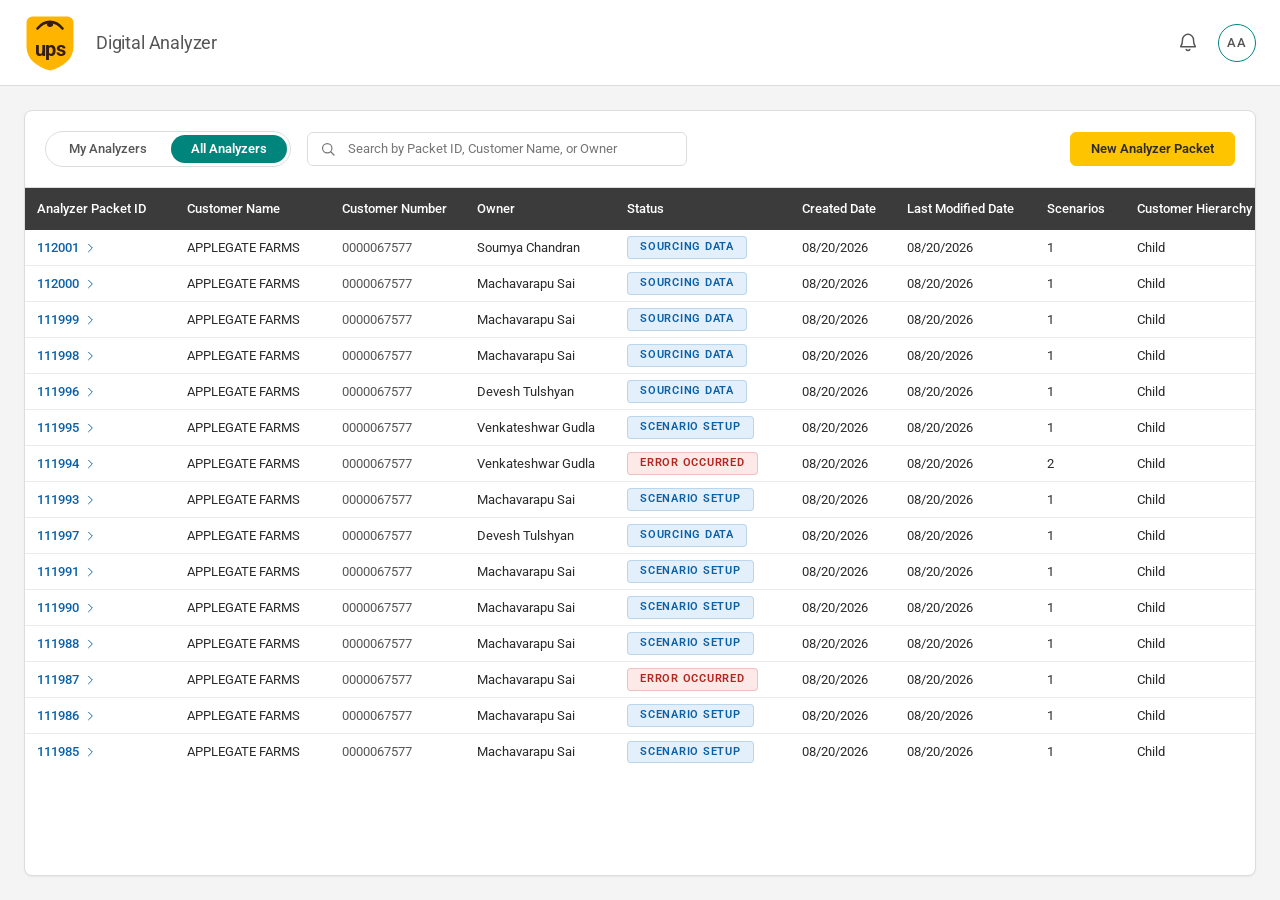
<file: digital-analyzer/index.html>
<!DOCTYPE html>
<html lang="en">
<head>
  <meta charset="UTF-8" />
  <meta name="viewport" content="width=device-width, initial-scale=1.0" />
  <title>Analyzer Packets — Digital Analyzer</title>
  <meta name="description" content="Digital Analyzer — browse, search, and open analyzer packets." />

  <link rel="preconnect" href="https://fonts.googleapis.com" />
  <link rel="preconnect" href="https://fonts.gstatic.com" crossorigin />
  <link
    href="https://fonts.googleapis.com/css2?family=Roboto:wght@400;500;700&display=swap"
    rel="stylesheet"
  />

  <link rel="stylesheet" href="styles/tokens.css" />
  <link rel="stylesheet" href="styles/base.css" />
  <link rel="stylesheet" href="styles/components.css" />
  <link rel="stylesheet" href="styles/layout.css" />
</head>
<body>
  <a class="skip-link" href="#main-content">Skip to main content</a>

  <div id="app"></div>

  <!-- Core -->
  <script src="js/core/dom.js"></script>
  <script src="js/core/icons.js"></script>
  <script src="js/core/format.js"></script>
  <script src="js/core/figures.js"></script>

  <!-- Component library -->
  <script src="js/components/Button.js"></script>
  <script src="js/components/Avatar.js"></script>
  <script src="js/components/AppHeader.js"></script>
  <script src="js/components/SegmentedControl.js"></script>
  <script src="js/components/SearchField.js"></script>
  <script src="js/components/StatusBadge.js"></script>
  <script src="js/components/EmptyState.js"></script>
  <script src="js/components/DataTable.js"></script>
  <script src="js/components/Panel.js"></script>
  <script src="js/components/Field.js"></script>
  <script src="js/components/ChipInput.js"></script>
  <script src="js/components/Toggle.js"></script>
  <script src="js/components/Accordion.js"></script>
  <script src="js/components/FileUpload.js"></script>
  <script src="js/components/Modal.js"></script>
  <script src="js/components/Alert.js"></script>
  <script src="js/components/SummaryPanel.js"></script>
  <script src="js/components/Checkbox.js"></script>
  <script src="js/components/Tabs.js"></script>
  <script src="js/components/StatRow.js"></script>
  <script src="js/components/Breadcrumb.js"></script>
  <script src="js/components/Dropdown.js"></script>
  <script src="js/components/FilterChips.js"></script>
  <script src="js/components/ScenarioBlock.js"></script>

  <!-- Data -->
  <script src="js/data/session.js"></script>
  <script src="js/data/analyzerPackets.js"></script>
  <script src="js/data/scenarioBids.js"></script>
  <script src="js/data/accounts.js"></script>
  <script src="js/data/analyzerPacket.js"></script>
  <script src="js/data/breakdowns.js"></script>
  <script src="js/data/newPacket.js"></script>

  <!-- Views -->
  <script src="js/views/pricingTerms.js"></script>

  <!-- Dialogs -->
  <script src="js/dialogs/shippingProfileDialog.js"></script>

  <!-- Screens -->
  <script src="js/pages/analyzerPacketsPage.js"></script>
  <script src="js/pages/customerDetailsPage.js"></script>
  <script src="js/pages/createScenariosPage.js"></script>
  <script src="js/pages/accountAssociationPage.js"></script>
  <script src="js/pages/analyzerPacketPage.js"></script>
  <script src="js/main.js"></script>
</body>
</html>
</file>
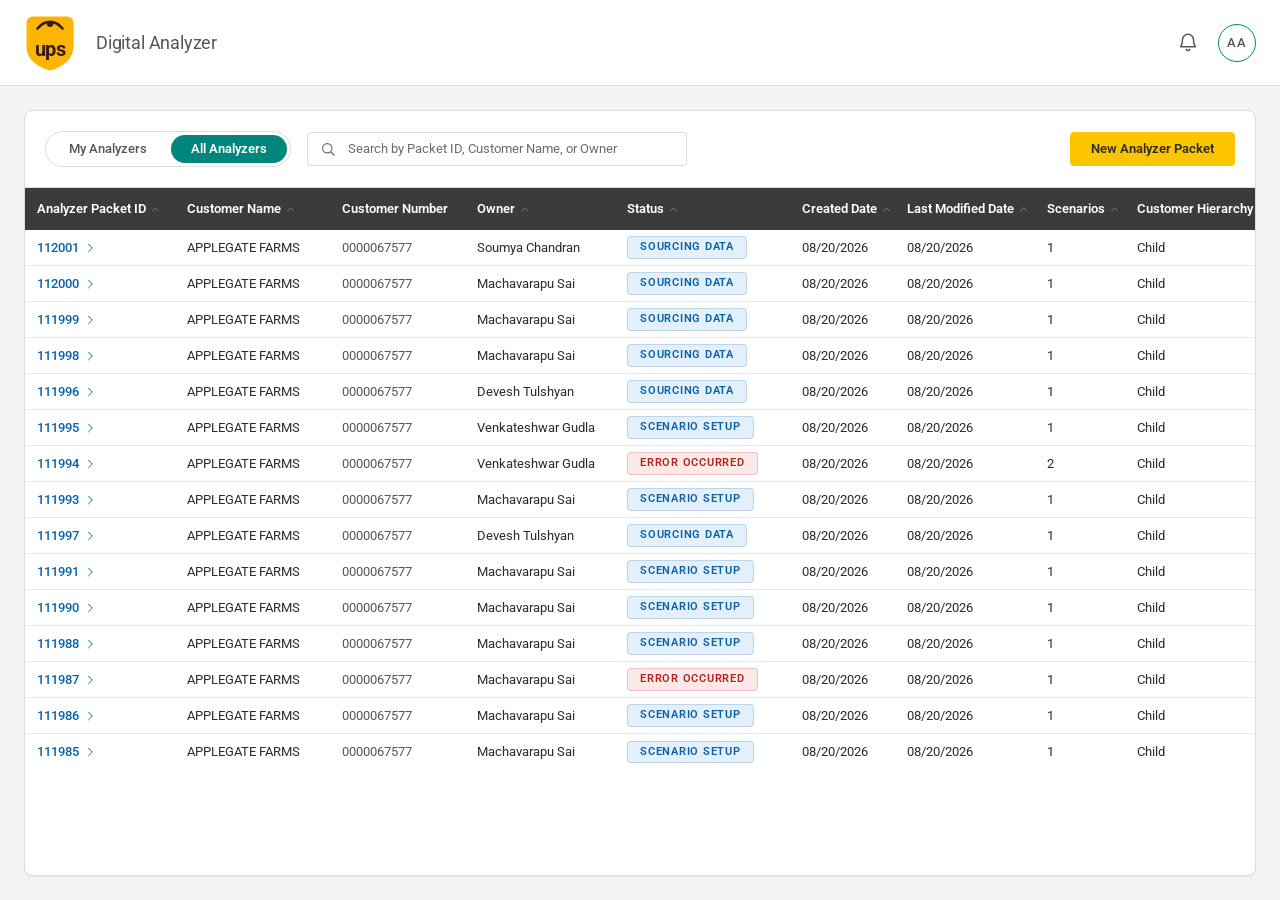
<file: UPS-Version-2/index.html>
<!DOCTYPE html>
<html lang="en">
<head>
  <meta charset="UTF-8" />
  <meta name="viewport" content="width=device-width, initial-scale=1.0" />
  <title>Analyzer Packets — Digital Analyzer</title>
  <meta name="description" content="Digital Analyzer — browse, search, and open analyzer packets." />

  <link rel="preconnect" href="https://fonts.googleapis.com" />
  <link rel="preconnect" href="https://fonts.gstatic.com" crossorigin />
  <link
    href="https://fonts.googleapis.com/css2?family=Roboto:wght@400;500;700&display=swap"
    rel="stylesheet"
  />

  <link rel="stylesheet" href="styles/tokens.css" />
  <link rel="stylesheet" href="styles/base.css" />
  <link rel="stylesheet" href="styles/components.css" />
  <link rel="stylesheet" href="styles/layout.css" />
</head>
<body>
  <a class="skip-link" href="#main-content">Skip to main content</a>

  <div id="app"></div>

  <!-- Core -->
  <script src="js/core/dom.js"></script>
  <script src="js/core/icons.js"></script>
  <script src="js/core/format.js"></script>
  <script src="js/core/figures.js"></script>

  <!-- Component library -->
  <script src="js/components/Button.js"></script>
  <script src="js/components/Avatar.js"></script>
  <script src="js/components/AppHeader.js"></script>
  <script src="js/components/SegmentedControl.js"></script>
  <script src="js/components/SearchField.js"></script>
  <script src="js/components/StatusBadge.js"></script>
  <script src="js/components/EmptyState.js"></script>
  <script src="js/components/DataTable.js"></script>
  <script src="js/components/Panel.js"></script>
  <script src="js/components/Field.js"></script>
  <script src="js/components/ChipInput.js"></script>
  <script src="js/components/Toggle.js"></script>
  <script src="js/components/Accordion.js"></script>
  <script src="js/components/FileUpload.js"></script>
  <script src="js/components/Modal.js"></script>
  <script src="js/components/Alert.js"></script>
  <script src="js/components/SummaryPanel.js"></script>
  <script src="js/components/Checkbox.js"></script>
  <script src="js/components/Tabs.js"></script>
  <script src="js/components/StatRow.js"></script>
  <script src="js/components/Breadcrumb.js"></script>
  <script src="js/components/Dropdown.js"></script>
  <script src="js/components/FilterChips.js"></script>
  <script src="js/components/ScenarioBlock.js"></script>
  <script src="js/components/Toast.js"></script>
  <script src="js/components/Skeleton.js"></script>
  <script src="js/components/StepIndicator.js"></script>

  <!-- Data -->
  <script src="js/data/session.js"></script>
  <script src="js/data/analyzerPackets.js"></script>
  <script src="js/data/scenarioBids.js"></script>
  <script src="js/data/accounts.js"></script>
  <script src="js/data/analyzerPacket.js"></script>
  <script src="js/data/breakdowns.js"></script>
  <script src="js/data/newPacket.js"></script>

  <!-- Views -->
  <script src="js/views/pricingTerms.js"></script>

  <!-- Dialogs -->
  <script src="js/dialogs/shippingProfileDialog.js"></script>

  <!-- Screens -->
  <script src="js/pages/analyzerPacketsPage.js"></script>
  <script src="js/pages/customerDetailsPage.js"></script>
  <script src="js/pages/createScenariosPage.js"></script>
  <script src="js/pages/accountAssociationPage.js"></script>
  <script src="js/pages/analyzerPacketPage.js"></script>
  <script src="js/main.js"></script>
</body>
</html>
</file>
<file: digital-analyzer/styles/tokens.css>
/* ==========================================================================
   Digital Analyzer — Design Tokens
   Single source of truth for colour, type, spacing, radius, elevation and
   component dimensions. Screens must consume tokens, never raw values.
   ========================================================================== */

:root {
  /* ---- Brand ----------------------------------------------------------- */
  --color-brand-gold: #ffc400;
  --color-brand-gold-hover: #edb500;
  --color-brand-gold-active: #d9a600;
  --color-brand-brown: #351c15;
  --color-brand-shield: #ffb500;

  /* ---- Primary (teal, used for the active segment / selected states) ---- */
  --color-primary: #00857d;
  --color-primary-hover: #00736c;
  --color-primary-active: #00615b;
  --color-primary-subtle: #e5f3f2;
  --color-on-primary: #ffffff;

  /* ---- Neutrals / surfaces --------------------------------------------- */
  --color-bg: #f4f4f4;
  --color-surface: #ffffff;
  --color-surface-raised: #ffffff;
  --color-surface-sunken: #fafafa;
  --color-surface-muted: #f0f0f0;
  --color-surface-muted-strong: #e3e3e3;
  --color-surface-hover: #f2f7fb;
  --color-surface-inverse: #3b3b3b;

  /* ---- Borders ---------------------------------------------------------- */
  --color-border: #dcdcdc;
  --color-border-strong: #bdbdbd;
  --color-border-subtle: #ebebeb;

  /* ---- Text ------------------------------------------------------------- */
  --color-text-primary: #2b2b2b;
  --color-text-secondary: #565656;
  --color-text-muted: #767676;
  --color-text-inverse: #ffffff;
  --color-text-link: #0a61a8;
  --color-text-link-hover: #084b82;

  /* ---- Semantic feedback ------------------------------------------------ */
  --color-info: #0a61a8;
  --color-info-subtle: #e3effa;
  --color-success: #1c7c3c;
  --color-success-subtle: #e5f4e9;
  --color-warning: #8a5a00;
  --color-warning-subtle: #fdf2dc;
  --color-error: #b3261e;
  --color-error-subtle: #fce9e8;
  --color-neutral-badge: #4a4a4a;
  --color-neutral-badge-subtle: #eeeeee;

  /* ---- Form fields ------------------------------------------------------ */
  --color-field-bg: #ffffff;
  --color-field-bg-subtle: #eef2f6;
  --color-field-border: #a9bccd;
  --color-field-border-hover: #7d97ae;
  --color-field-border-filled: #1f3348;
  --color-field-label: #8a6d00;
  --color-field-placeholder: #6b7a89;
  --color-field-text: #1f3348;

  /* ---- Disabled --------------------------------------------------------- */
  --color-disabled-bg: #f0f0f0;
  --color-disabled-border: #e0e0e0;
  --color-disabled-text: #9e9e9e;

  /* ---- Focus ------------------------------------------------------------ */
  --color-focus-ring: #0a61a8;
  --focus-ring-width: 2px;
  --focus-ring-offset: 2px;

  /* ---- Typography ------------------------------------------------------- */
  --font-family-base: "Roboto", "Segoe UI", Arial, "Helvetica Neue", system-ui, -apple-system, sans-serif;
  --font-family-numeric: "Roboto", "Segoe UI", system-ui, sans-serif;

  --font-size-3xs: 0.625rem;   /* 10px — fine print under a control         */
  --font-size-2xs: 0.6875rem;  /* 11px — badge text                          */
  --font-size-xs: 0.75rem;     /* 12px — metadata, helper text               */
  --font-size-sm: 0.8125rem;   /* 13px — table body, labels, controls        */
  --font-size-md: 0.875rem;    /* 14px — body                                */
  --font-size-lg: 1rem;        /* 16px — section title                       */
  --font-size-xl: 1.125rem;    /* 18px — page / product title                */
  --font-size-2xl: 1.375rem;   /* 22px — page heading                        */

  --font-weight-regular: 400;
  --font-weight-medium: 500;
  --font-weight-semibold: 600;
  --font-weight-bold: 700;

  --line-height-tight: 1.2;
  --line-height-snug: 1.35;
  --line-height-normal: 1.5;

  --letter-spacing-tight: -0.01em;
  --letter-spacing-normal: 0;
  --letter-spacing-wide: 0.04em;
  --letter-spacing-wider: 0.07em;

  /* ---- Spacing scale (4px base) ----------------------------------------- */
  --space-0: 0;
  --space-1: 0.25rem;  /* 4  */
  --space-2: 0.5rem;   /* 8  */
  --space-3: 0.75rem;  /* 12 */
  --space-4: 1rem;     /* 16 */
  --space-5: 1.25rem;  /* 20 */
  --space-6: 1.5rem;   /* 24 */
  --space-7: 2rem;     /* 32 */
  --space-8: 2.5rem;   /* 40 */

  /* ---- Radius ------------------------------------------------------------ */
  --radius-xs: 2px;
  --radius-sm: 4px;
  --radius-md: 6px;
  --radius-lg: 8px;
  --radius-pill: 999px;

  /* ---- Elevation (restrained) -------------------------------------------- */
  --shadow-none: none;
  --shadow-xs: 0 1px 2px rgba(0, 0, 0, 0.06);
  --shadow-sm: 0 1px 3px rgba(0, 0, 0, 0.08);
  --shadow-md: 0 2px 8px rgba(0, 0, 0, 0.1);

  /* ---- Component dimensions ---------------------------------------------- */
  --app-header-height: 86px;
  --control-height-sm: 28px;
  --control-height-md: 34px;
  --control-height-lg: 38px;
  --icon-button-size: 36px;
  --avatar-size: 38px;

  --field-height: 42px;
  --field-padding-x: var(--space-3);
  --form-card-width: 700px;

  --table-header-height: 42px;
  --table-row-height: 36px;
  --table-cell-padding-x: var(--space-3);
  --table-min-width: 1180px;
  --table-min-height: 180px;

  --page-max-width: 1600px;
  --page-gutter: var(--space-6);

  /* ---- Motion ------------------------------------------------------------ */
  --duration-fast: 120ms;
  --duration-base: 180ms;
  --easing-standard: cubic-bezier(0.2, 0, 0.2, 1);
}

@media (prefers-reduced-motion: reduce) {
  :root {
    --duration-fast: 0ms;
    --duration-base: 0ms;
  }
}

/*
 * The bid table inside a scenario uses a warmer header than the packet list.
 * Point this at --color-surface-inverse to make every table header identical.
 */
:root {
  --color-surface-inverse-warm: #5a4b45;
}
</file>
<file: digital-analyzer/styles/base.css>
/* ==========================================================================
   Base — reset, document defaults, shared utilities
   ========================================================================== */

*,
*::before,
*::after {
  box-sizing: border-box;
}

html {
  -webkit-text-size-adjust: 100%;
}

body {
  margin: 0;
  background-color: var(--color-bg);
  color: var(--color-text-primary);
  font-family: var(--font-family-base);
  font-size: var(--font-size-md);
  line-height: var(--line-height-normal);
  -webkit-font-smoothing: antialiased;
  -moz-osx-font-smoothing: grayscale;
}

h1, h2, h3, h4, h5, h6, p, figure {
  margin: 0;
}

ul, ol {
  margin: 0;
  padding: 0;
  list-style: none;
}

button,
input,
select,
textarea {
  font: inherit;
  color: inherit;
}

button {
  cursor: pointer;
}

a {
  color: var(--color-text-link);
  text-decoration: none;
}

a:hover {
  color: var(--color-text-link-hover);
  text-decoration: underline;
}

svg {
  display: block;
  flex-shrink: 0;
}

/* One consistent, always-visible focus treatment across the product. */
:where(a, button, input, select, textarea, [tabindex]):focus-visible {
  outline: var(--focus-ring-width) solid var(--color-focus-ring);
  outline-offset: var(--focus-ring-offset);
  border-radius: var(--radius-sm);
}

/* Utilities ---------------------------------------------------------------- */

.u-visually-hidden {
  position: absolute;
  width: 1px;
  height: 1px;
  margin: -1px;
  padding: 0;
  overflow: hidden;
  clip: rect(0 0 0 0);
  clip-path: inset(50%);
  white-space: nowrap;
  border: 0;
}

.u-truncate {
  overflow: hidden;
  text-overflow: ellipsis;
  white-space: nowrap;
}

.skip-link {
  position: absolute;
  left: var(--space-4);
  top: var(--space-2);
  z-index: 100;
  transform: translateY(-200%);
  padding: var(--space-2) var(--space-4);
  background-color: var(--color-surface);
  border: 1px solid var(--color-border);
  border-radius: var(--radius-sm);
  box-shadow: var(--shadow-md);
  font-size: var(--font-size-sm);
  font-weight: var(--font-weight-medium);
  transition: transform var(--duration-fast) var(--easing-standard);
}

.skip-link:focus {
  transform: translateY(0);
}

/* Scrollbars — subtle, matching the neutral palette. */
.scroll-area {
  scrollbar-color: var(--color-border-strong) transparent;
}

.scroll-area::-webkit-scrollbar {
  width: 12px;
  height: 12px;
}

.scroll-area::-webkit-scrollbar-track {
  background-color: var(--color-surface-sunken);
}

.scroll-area::-webkit-scrollbar-thumb {
  background-color: var(--color-border-strong);
  border: 3px solid var(--color-surface-sunken);
  border-radius: var(--radius-pill);
}

.scroll-area::-webkit-scrollbar-thumb:hover {
  background-color: var(--color-text-muted);
}
</file>
<file: digital-analyzer/styles/components.css>
/* ==========================================================================
   Component library
   Every pattern that appears on more than one screen lives here.
   ========================================================================== */

/* --------------------------------------------------------------------------
   App header
   -------------------------------------------------------------------------- */
.app-header {
  position: sticky;
  top: 0;
  z-index: 20;
  display: flex;
  align-items: center;
  gap: var(--space-5);
  min-height: var(--app-header-height);
  padding: var(--space-3) var(--space-6);
  background-color: var(--color-surface);
  border-bottom: 1px solid var(--color-border);
}

.app-header__brand {
  display: flex;
  align-items: center;
  gap: var(--space-5);
  min-width: 0;
}

.app-header__logo {
  display: block;
  width: 52px;
  height: 60px;
}

.app-header__title {
  font-size: var(--font-size-xl);
  font-weight: var(--font-weight-regular);
  line-height: var(--line-height-tight);
  letter-spacing: var(--letter-spacing-tight);
  color: var(--color-text-secondary);
}

.app-header__actions {
  display: flex;
  align-items: center;
  gap: var(--space-3);
  margin-left: auto;
}

/* --------------------------------------------------------------------------
   Icon button
   -------------------------------------------------------------------------- */
.icon-button {
  display: inline-flex;
  align-items: center;
  justify-content: center;
  width: var(--icon-button-size);
  height: var(--icon-button-size);
  padding: 0;
  background-color: transparent;
  border: 1px solid transparent;
  border-radius: var(--radius-pill);
  color: var(--color-text-secondary);
  transition: background-color var(--duration-fast) var(--easing-standard),
              color var(--duration-fast) var(--easing-standard);
}

.icon-button:hover {
  background-color: var(--color-surface-hover);
  color: var(--color-text-primary);
}

.icon-button:active {
  background-color: var(--color-border-subtle);
}

/* --------------------------------------------------------------------------
   Avatar
   -------------------------------------------------------------------------- */
.avatar {
  display: inline-flex;
  align-items: center;
  justify-content: center;
  width: var(--avatar-size);
  height: var(--avatar-size);
  padding: 0;
  background-color: var(--color-surface);
  border: 1px solid var(--color-primary);
  border-radius: var(--radius-pill);
  color: var(--color-text-secondary);
  font-size: var(--font-size-sm);
  font-weight: var(--font-weight-medium);
  letter-spacing: var(--letter-spacing-wide);
  transition: background-color var(--duration-fast) var(--easing-standard);
}

.avatar:hover {
  background-color: var(--color-primary-subtle);
}

/* --------------------------------------------------------------------------
   Button
   -------------------------------------------------------------------------- */
.button {
  display: inline-flex;
  align-items: center;
  justify-content: center;
  gap: var(--space-2);
  min-height: var(--control-height-md);
  padding: 0 var(--space-5);
  background-color: transparent;
  border: 1px solid transparent;
  border-radius: var(--radius-md);
  font-size: var(--font-size-sm);
  font-weight: var(--font-weight-medium);
  line-height: var(--line-height-tight);
  white-space: nowrap;
  transition: background-color var(--duration-fast) var(--easing-standard),
              border-color var(--duration-fast) var(--easing-standard),
              color var(--duration-fast) var(--easing-standard);
}

.button--primary {
  background-color: var(--color-brand-gold);
  border-color: var(--color-brand-gold);
  color: var(--color-text-primary);
  font-weight: var(--font-weight-semibold);
}

.button--primary:hover {
  background-color: var(--color-brand-gold-hover);
  border-color: var(--color-brand-gold-hover);
}

.button--primary:active {
  background-color: var(--color-brand-gold-active);
  border-color: var(--color-brand-gold-active);
}

.button--secondary {
  background-color: var(--color-surface);
  border-color: var(--color-border-strong);
  color: var(--color-text-primary);
}

.button--secondary:hover {
  background-color: var(--color-surface-sunken);
  border-color: var(--color-text-muted);
}

.button--ghost {
  color: var(--color-text-link);
}

.button--ghost:hover {
  background-color: var(--color-surface-hover);
}

.button[disabled] {
  background-color: var(--color-disabled-bg);
  border-color: var(--color-disabled-border);
  color: var(--color-disabled-text);
  cursor: not-allowed;
}

/* --------------------------------------------------------------------------
   Segmented control  (My Analyzers / All Analyzers)
   -------------------------------------------------------------------------- */
.segmented {
  display: inline-flex;
  align-items: center;
  gap: var(--space-1);
  padding: 3px;
  background-color: var(--color-surface);
  border: 1px solid var(--color-border);
  border-radius: var(--radius-pill);
}

.segmented__option {
  display: inline-flex;
  align-items: center;
  justify-content: center;
  min-height: var(--control-height-sm);
  padding: 0 var(--space-5);
  background-color: transparent;
  border: 0;
  border-radius: var(--radius-pill);
  color: var(--color-text-secondary);
  font-size: var(--font-size-sm);
  font-weight: var(--font-weight-medium);
  line-height: var(--line-height-tight);
  white-space: nowrap;
  transition: background-color var(--duration-fast) var(--easing-standard),
              color var(--duration-fast) var(--easing-standard);
}

.segmented__option:hover {
  background-color: var(--color-surface-hover);
  color: var(--color-text-primary);
}

.segmented__option[aria-checked="true"] {
  background-color: var(--color-primary);
  color: var(--color-on-primary);
  font-weight: var(--font-weight-semibold);
}

.segmented__option[aria-checked="true"]:hover {
  background-color: var(--color-primary-hover);
  color: var(--color-on-primary);
}

/* --------------------------------------------------------------------------
   Search field
   -------------------------------------------------------------------------- */
.search-field {
  position: relative;
  display: inline-flex;
  align-items: center;
  width: 100%;
  max-width: 380px;
}

.search-field__icon {
  position: absolute;
  left: var(--space-3);
  color: var(--color-text-muted);
  pointer-events: none;
}

.search-field__input {
  width: 100%;
  min-height: var(--control-height-md);
  padding: 0 var(--space-3) 0 var(--space-8);
  background-color: var(--color-surface);
  border: 1px solid var(--color-border);
  border-radius: var(--radius-md);
  color: var(--color-text-primary);
  font-size: var(--font-size-sm);
  transition: border-color var(--duration-fast) var(--easing-standard),
              box-shadow var(--duration-fast) var(--easing-standard);
}

.search-field__input::placeholder {
  color: var(--color-text-muted);
}

.search-field__input:hover {
  border-color: var(--color-border-strong);
}

.search-field__input:focus {
  border-color: var(--color-focus-ring);
  outline: none;
  box-shadow: 0 0 0 2px rgba(10, 97, 168, 0.18);
}

.search-field__input::-webkit-search-cancel-button {
  cursor: pointer;
}

/* --------------------------------------------------------------------------
   Panel  (a white content surface on the grey page)
   -------------------------------------------------------------------------- */
.panel {
  display: flex;
  flex-direction: column;
  min-height: 0;
  background-color: var(--color-surface);
  border: 1px solid var(--color-border);
  border-radius: var(--radius-lg);
  box-shadow: var(--shadow-xs);
  overflow: hidden;
}

.panel__toolbar {
  display: flex;
  flex-wrap: wrap;
  align-items: center;
  gap: var(--space-3) var(--space-4);
  padding: var(--space-5) var(--space-5);
}

.panel__toolbar-group {
  display: flex;
  flex-wrap: wrap;
  align-items: center;
  gap: var(--space-3) var(--space-4);
  flex: 1 1 420px;
  min-width: 0;
}

.panel__toolbar-actions {
  display: flex;
  align-items: center;
  gap: var(--space-3);
  margin-left: auto;
}

.panel__body {
  display: flex;
  flex-direction: column;
  flex: 1 1 auto;
  min-height: 0;
}

/* --------------------------------------------------------------------------
   Status badge
   -------------------------------------------------------------------------- */
.badge {
  display: inline-flex;
  align-items: center;
  max-width: 100%;
  padding: 3px var(--space-3);
  border: 1px solid transparent;
  border-radius: var(--radius-sm);
  font-size: var(--font-size-2xs);
  font-weight: var(--font-weight-semibold);
  line-height: var(--line-height-snug);
  letter-spacing: var(--letter-spacing-wider);
  text-transform: uppercase;
  white-space: nowrap;
  overflow: hidden;
  text-overflow: ellipsis;
}

.badge--info {
  background-color: var(--color-info-subtle);
  border-color: rgba(10, 97, 168, 0.18);
  color: var(--color-info);
}

.badge--success {
  background-color: var(--color-success-subtle);
  border-color: rgba(28, 124, 60, 0.2);
  color: var(--color-success);
}

.badge--warning {
  background-color: var(--color-warning-subtle);
  border-color: rgba(138, 90, 0, 0.2);
  color: var(--color-warning);
}

.badge--error {
  background-color: var(--color-error-subtle);
  border-color: rgba(179, 38, 30, 0.2);
  color: var(--color-error);
}

.badge--pill {
  border-radius: var(--radius-pill);
  padding-inline: var(--space-4);
}

.badge--neutral {
  background-color: var(--color-neutral-badge-subtle);
  border-color: var(--color-border);
  color: var(--color-neutral-badge);
}

/* --------------------------------------------------------------------------
   Data table
   -------------------------------------------------------------------------- */
.data-table__viewport {
  flex: 1 1 auto;
  min-height: var(--table-min-height);
  overflow: auto;
  border-top: 1px solid var(--color-border);
}

.data-table {
  width: 100%;
  min-width: var(--table-min-width);
  border-collapse: separate;
  border-spacing: 0;
  table-layout: fixed;
  font-size: var(--font-size-sm);
}

.data-table th,
.data-table td {
  padding: 0 var(--table-cell-padding-x);
  text-align: left;
  vertical-align: middle;
  overflow: hidden;
  text-overflow: ellipsis;
  white-space: nowrap;
}

.data-table thead th {
  position: sticky;
  top: 0;
  z-index: 1;
  height: var(--table-header-height);
  background-color: var(--color-surface-inverse);
  color: var(--color-text-inverse);
  font-size: var(--font-size-sm);
  font-weight: var(--font-weight-medium);
  letter-spacing: var(--letter-spacing-normal);
  white-space: nowrap;
}

.data-table thead th:first-child {
  border-top-left-radius: 0;
}

.data-table tbody td {
  height: var(--table-row-height);
  border-bottom: 1px solid var(--color-border-subtle);
  color: var(--color-text-primary);
}

.data-table tbody tr:last-child td {
  border-bottom: 0;
}

.data-table tbody tr {
  transition: background-color var(--duration-fast) var(--easing-standard);
}

.data-table tbody tr:hover td {
  background-color: var(--color-surface-hover);
}

.data-table tbody tr:focus-within td {
  background-color: var(--color-surface-hover);
}

.data-table .is-numeric {
  font-variant-numeric: tabular-nums;
}

.data-table .is-muted {
  color: var(--color-text-secondary);
}

/* Record link cell: label + affordance chevron, one hit target. */
.record-link {
  display: inline-flex;
  align-items: center;
  gap: var(--space-1);
  max-width: 100%;
  color: var(--color-text-link);
  font-weight: var(--font-weight-medium);
  font-variant-numeric: tabular-nums;
}

.record-link:hover {
  color: var(--color-text-link-hover);
}

.record-link:hover .record-link__label {
  text-decoration: underline;
}

.record-link__label {
  overflow: hidden;
  text-overflow: ellipsis;
}

.record-link__chevron {
  color: currentColor;
  transition: transform var(--duration-fast) var(--easing-standard);
}

.record-link:hover .record-link__chevron {
  transform: translateX(2px);
}

/* --------------------------------------------------------------------------
   Empty state
   -------------------------------------------------------------------------- */
.empty-state {
  display: flex;
  flex-direction: column;
  align-items: center;
  justify-content: center;
  gap: var(--space-2);
  padding: var(--space-8) var(--space-5);
  text-align: center;
}

.empty-state__icon {
  color: var(--color-border-strong);
  margin-bottom: var(--space-2);
}

.empty-state__title {
  font-size: var(--font-size-md);
  font-weight: var(--font-weight-semibold);
  color: var(--color-text-primary);
}

.empty-state__description {
  max-width: 46ch;
  font-size: var(--font-size-sm);
  color: var(--color-text-secondary);
}

.panel__table-mount {
  display: flex;
  flex-direction: column;
  flex: 1 1 auto;
  min-height: 0;
}

/* --------------------------------------------------------------------------
   Form card  (a centred, single-column workflow surface)
   -------------------------------------------------------------------------- */
.form-card {
  width: 100%;
  max-width: var(--form-card-width);
  margin: 0 auto;
  padding: var(--space-6);
  background-color: var(--color-surface);
  border: 1px solid var(--color-border);
  border-radius: var(--radius-sm);
  box-shadow: var(--shadow-xs);
}

.form-card__title {
  margin-bottom: var(--space-5);
  font-size: var(--font-size-2xl);
  font-weight: var(--font-weight-regular);
  line-height: var(--line-height-tight);
  color: var(--color-text-primary);
}

.form-grid {
  display: grid;
  grid-template-columns: repeat(2, minmax(0, 1fr));
  gap: var(--space-4);
  align-items: start;
}

.form-grid__full {
  grid-column: 1 / -1;
}

.form-divider {
  height: 1px;
  margin: var(--space-5) 0;
  border: 0;
  background-color: var(--color-border-subtle);
}

/* --------------------------------------------------------------------------
   Field  (outlined input with a floating label)
   The placeholder carries the label text while empty; once the field has a
   value the label rises to the border so the value is never unlabelled.
   -------------------------------------------------------------------------- */
.field {
  display: flex;
  align-items: flex-start;
  gap: var(--space-2);
  min-width: 0;
}

.field__control {
  position: relative;
  flex: 1 1 auto;
  min-width: 0;
}

.field__input {
  width: 100%;
  height: var(--field-height);
  padding: var(--space-4) var(--field-padding-x) var(--space-1);
  background-color: var(--color-field-bg);
  border: 1px solid var(--color-field-border);
  border-radius: var(--radius-sm);
  color: var(--color-field-text);
  font-size: var(--font-size-md);
  line-height: 1.25;
  transition: border-color var(--duration-fast) var(--easing-standard),
              box-shadow var(--duration-fast) var(--easing-standard);
}

/* Empty: no label is showing, so the placeholder sits optically centred. */
.field__input:placeholder-shown {
  padding-top: var(--space-2);
  padding-bottom: var(--space-2);
}

.field__input::placeholder {
  color: var(--color-field-placeholder);
  opacity: 1;
}

.field__input:hover {
  border-color: var(--color-field-border-hover);
}

.field__input:not(:placeholder-shown) {
  border-color: var(--color-field-border-filled);
}

.field__input:focus {
  border-color: var(--color-field-border-filled);
  outline: none;
  box-shadow: 0 0 0 2px rgba(31, 51, 72, 0.15);
}

.field__label {
  position: absolute;
  top: 5px;
  left: calc(var(--field-padding-x) + 1px);
  right: var(--field-padding-x);
  overflow: hidden;
  text-overflow: ellipsis;
  white-space: nowrap;
  color: var(--color-field-label);
  font-size: var(--font-size-2xs);
  line-height: 1.1;
  pointer-events: none;
  opacity: 0;
  transform: translateY(3px);
  transition: opacity var(--duration-fast) var(--easing-standard),
              transform var(--duration-fast) var(--easing-standard);
}

.field__input:not(:placeholder-shown) ~ .field__label,
.field__input:focus ~ .field__label,
.field--static-label .field__label {
  opacity: 1;
  transform: none;
}

.field__hint {
  margin-top: var(--space-1);
  color: var(--color-text-muted);
  font-size: var(--font-size-2xs);
  line-height: var(--line-height-snug);
}

.field__hint--end {
  text-align: right;
  font-size: var(--font-size-3xs);
}

/* Help affordance sitting outside the control, as in the reference. */
.help-button {
  display: inline-flex;
  align-items: center;
  justify-content: center;
  width: 20px;
  height: 20px;
  margin-top: 11px;
  padding: 0;
  background: none;
  border: 0;
  border-radius: var(--radius-pill);
  color: var(--color-text-link);
}

.help-button:hover {
  color: var(--color-text-link-hover);
}

/* --------------------------------------------------------------------------
   Select field
   -------------------------------------------------------------------------- */
.select-field .field__input {
  appearance: none;
  padding-right: var(--space-7);
  cursor: pointer;
}

.select-field .field__label {
  opacity: 1;
  transform: none;
}

.select-field__chevron {
  position: absolute;
  top: 50%;
  right: var(--field-padding-x);
  transform: translateY(-50%);
  color: var(--color-field-text);
  pointer-events: none;
}

/* --------------------------------------------------------------------------
   Chip input  (linked records / OPP entries)
   -------------------------------------------------------------------------- */
.chip-input {
  position: relative;
  display: flex;
  flex-direction: column;
  min-height: var(--field-height);
  padding: var(--space-4) var(--space-2) var(--space-1);
  background-color: var(--color-field-bg);
  border: 1px solid var(--color-field-border);
  border-radius: var(--radius-sm);
  transition: border-color var(--duration-fast) var(--easing-standard),
              box-shadow var(--duration-fast) var(--easing-standard);
}

.chip-input:hover {
  border-color: var(--color-field-border-hover);
}

.chip-input:focus-within {
  border-color: var(--color-field-border-filled);
  box-shadow: 0 0 0 2px rgba(31, 51, 72, 0.15);
}

.chip-input--filled {
  border-color: var(--color-field-border-filled);
}

.chip-input--multiline {
  min-height: 62px;
}

.chip-input__label {
  position: absolute;
  top: 5px;
  left: var(--space-3);
  color: var(--color-field-label);
  font-size: var(--font-size-2xs);
  line-height: 1.1;
  pointer-events: none;
  opacity: 0;
  transform: translateY(3px);
  transition: opacity var(--duration-fast) var(--easing-standard),
              transform var(--duration-fast) var(--easing-standard);
}

.chip-input--labelled .chip-input__label {
  opacity: 1;
  transform: none;
}

/* No label showing means no reserved room for it. */
.chip-input:not(.chip-input--labelled) {
  padding-top: var(--space-2);
  padding-bottom: var(--space-2);
}

.chip-input__area {
  display: flex;
  flex-wrap: wrap;
  align-items: center;
  gap: var(--space-1);
  min-height: 22px;
}

.chip-input--multiline .chip-input__area {
  align-content: flex-start;
  min-height: 34px;
  padding: var(--space-1);
  background-color: var(--color-field-bg-subtle);
  border-radius: var(--radius-xs);
}

.chip-input__entry {
  flex: 1 1 80px;
  min-width: 60px;
  padding: 0 var(--space-1);
  background: none;
  border: 0;
  color: var(--color-field-text);
  font-size: var(--font-size-md);
}

.chip-input__entry:focus {
  outline: none;
}

.chip-input__entry::placeholder {
  color: var(--color-field-placeholder);
  opacity: 1;
}

.chip {
  display: inline-flex;
  align-items: center;
  gap: var(--space-1);
  max-width: 100%;
  padding: 2px var(--space-1) 2px var(--space-2);
  background-color: var(--color-field-bg-subtle);
  border-radius: var(--radius-xs);
  color: var(--color-field-text);
  font-size: var(--font-size-sm);
}

.chip__label {
  overflow: hidden;
  text-overflow: ellipsis;
  white-space: nowrap;
}

.chip__remove {
  display: inline-flex;
  padding: 0;
  background: none;
  border: 0;
  border-radius: var(--radius-pill);
  color: var(--color-text-secondary);
}

.chip__remove:hover {
  color: var(--color-error);
}

/* --------------------------------------------------------------------------
   Toggle switch
   -------------------------------------------------------------------------- */
.toggle-row {
  display: flex;
  align-items: center;
  gap: var(--space-3);
  font-size: var(--font-size-md);
}

.toggle {
  position: relative;
  display: inline-flex;
  align-items: center;
  width: 44px;
  height: 24px;
  padding: 0;
  background-color: var(--color-border-strong);
  border: 0;
  border-radius: var(--radius-pill);
  transition: background-color var(--duration-base) var(--easing-standard);
}

.toggle::after {
  content: "";
  position: absolute;
  left: 3px;
  width: 18px;
  height: 18px;
  background-color: var(--color-surface);
  border-radius: 50%;
  box-shadow: var(--shadow-xs);
  transition: transform var(--duration-base) var(--easing-standard);
}

.toggle[aria-checked="true"] {
  background-color: var(--color-primary);
}

.toggle[aria-checked="true"]::after {
  transform: translateX(20px);
}

/* --------------------------------------------------------------------------
   Accordion
   -------------------------------------------------------------------------- */
.accordion {
  border: 1px solid var(--color-border);
  border-radius: var(--radius-sm);
  background-color: var(--color-surface);
}

.accordion__trigger {
  display: flex;
  align-items: center;
  gap: var(--space-3);
  width: 100%;
  padding: var(--space-4);
  background: none;
  border: 0;
  color: var(--color-text-primary);
  font-size: var(--font-size-md);
  text-align: left;
}

.accordion__trigger:hover {
  color: var(--color-text-link);
}

.accordion__icon {
  color: var(--color-text-secondary);
  transition: transform var(--duration-base) var(--easing-standard);
}

.accordion__trigger[aria-expanded="true"] .accordion__icon {
  transform: rotate(90deg);
}

.accordion__panel {
  padding: 0 var(--space-4) var(--space-5);
}

.accordion__panel[hidden] {
  display: none;
}

/* --------------------------------------------------------------------------
   File dropzone + attached file
   -------------------------------------------------------------------------- */
.dropzone {
  display: flex;
  flex-direction: column;
  align-items: center;
  justify-content: center;
  gap: var(--space-2);
  padding: var(--space-7) var(--space-5);
  background-color: var(--color-surface-sunken);
  border: 1px dashed var(--color-border-strong);
  border-radius: var(--radius-md);
  text-align: center;
  transition: border-color var(--duration-fast) var(--easing-standard),
              background-color var(--duration-fast) var(--easing-standard);
}

.dropzone--active {
  background-color: var(--color-primary-subtle);
  border-color: var(--color-primary);
}

.dropzone__icon {
  display: flex;
  align-items: center;
  justify-content: center;
  width: 48px;
  height: 48px;
  background-color: var(--color-border-subtle);
  border-radius: 50%;
  color: var(--color-text-secondary);
}

.dropzone__prompt {
  font-size: var(--font-size-md);
  color: var(--color-text-secondary);
}

.dropzone__browse {
  background: none;
  border: 0;
  padding: 0;
  color: var(--color-text-link);
  font: inherit;
  text-decoration: underline;
}

.dropzone__meta {
  font-size: var(--font-size-sm);
  color: var(--color-text-muted);
}

.attachment {
  display: flex;
  flex-wrap: wrap;
  align-items: flex-start;
  gap: var(--space-4);
  margin-top: var(--space-5);
}

.attachment__title {
  width: 100%;
  font-size: var(--font-size-sm);
  font-weight: var(--font-weight-semibold);
  color: var(--color-text-primary);
}

.file-item {
  display: inline-flex;
  align-items: center;
  gap: var(--space-2);
  min-height: var(--field-height);
  padding: 0 var(--space-3);
  background-color: var(--color-surface);
  border: 1px solid var(--color-border);
  border-radius: var(--radius-sm);
  font-size: var(--font-size-sm);
}

.file-item__icon {
  color: var(--color-text-secondary);
}

.file-item__name {
  max-width: 22ch;
  overflow: hidden;
  text-overflow: ellipsis;
  white-space: nowrap;
}

.file-item__status {
  color: var(--color-success);
}

.file-item__remove {
  display: inline-flex;
  padding: 0;
  background: none;
  border: 0;
  color: var(--color-text-secondary);
}

.file-item__remove:hover {
  color: var(--color-error);
}

/* --------------------------------------------------------------------------
   Page actions  (workflow footer beneath the card)
   -------------------------------------------------------------------------- */
.page-actions {
  display: flex;
  flex-wrap: wrap;
  align-items: center;
  gap: var(--space-5);
  width: 100%;
  max-width: var(--form-card-width);
  margin: var(--space-5) auto 0;
}

.button--pill {
  border-radius: var(--radius-pill);
  padding: 0 var(--space-6);
}

.button--link {
  min-height: var(--control-height-md);
  padding: 0 var(--space-2);
  background: none;
  border-color: transparent;
  color: var(--color-text-link);
}

.button--link:hover {
  color: var(--color-text-link-hover);
  text-decoration: underline;
}

/* Grid item wrapper: control row plus any hint beneath it. */
.form-field {
  display: flex;
  flex-direction: column;
  min-width: 0;
}

/* --------------------------------------------------------------------------
   Workflow page title
   -------------------------------------------------------------------------- */
.page-title {
  margin-bottom: var(--space-4);
  font-size: var(--font-size-sm);
  font-weight: var(--font-weight-bold);
  color: var(--color-text-primary);
  text-align: center;
}

/* --------------------------------------------------------------------------
   Summary panel  (collapsible record header + detail grid)
   -------------------------------------------------------------------------- */
.summary-panel {
  background-color: var(--color-surface);
  border: 1px solid var(--color-border);
  border-radius: var(--radius-sm);
  box-shadow: var(--shadow-xs);
}

.summary-panel__header {
  display: flex;
  align-items: center;
  gap: var(--space-3);
  width: 100%;
  padding: var(--space-4) var(--space-5);
  background: none;
  border: 0;
  text-align: left;
}

.summary-panel__header-items {
  display: grid;
  grid-template-columns: repeat(3, minmax(0, 1fr));
  gap: var(--space-4);
  flex: 1 1 auto;
  min-width: 0;
}

.summary-panel__icon {
  color: var(--color-text-secondary);
  transition: transform var(--duration-base) var(--easing-standard);
}

.summary-panel__header[aria-expanded="true"] .summary-panel__icon {
  transform: rotate(90deg);
}

.summary-panel__body {
  display: grid;
  grid-template-columns: repeat(3, minmax(0, 1fr));
  gap: var(--space-4) var(--space-5);
  padding: 0 var(--space-5) var(--space-5) var(--space-8);
}

.summary-panel__body[hidden] {
  display: none;
}

.summary-panel__column {
  display: flex;
  flex-direction: column;
  gap: var(--space-4);
  min-width: 0;
}

/* Label/value pair — inline on the header row, stacked in the detail grid. */
.detail {
  min-width: 0;
  font-size: var(--font-size-xs);
  line-height: var(--line-height-snug);
}

.detail__label {
  font-weight: var(--font-weight-bold);
  color: var(--color-text-primary);
}

.detail__value {
  color: var(--color-text-secondary);
}

.detail--inline .detail__value {
  color: var(--color-text-primary);
}

/* --------------------------------------------------------------------------
   Alert  (contextual banner with a leading severity bar)
   -------------------------------------------------------------------------- */
.alert {
  display: flex;
  align-items: center;
  gap: var(--space-3);
  padding: var(--space-4) var(--space-5);
  background-color: var(--color-surface-sunken);
  border: 1px solid var(--color-border);
  border-left: 5px solid var(--color-surface-inverse);
  border-radius: var(--radius-sm);
  font-size: var(--font-size-sm);
  color: var(--color-text-secondary);
}

.alert__icon {
  color: var(--color-text-secondary);
}

.alert--error {
  border-left-color: var(--color-error);
}

.alert--success {
  border-left-color: var(--color-success);
}

/* --------------------------------------------------------------------------
   Checkbox
   -------------------------------------------------------------------------- */
.checkbox {
  display: inline-flex;
  align-items: center;
  gap: var(--space-3);
}

.checkbox__input {
  position: absolute;
  opacity: 0;
  width: 18px;
  height: 18px;
  margin: 0;
  cursor: pointer;
}

.checkbox__box {
  display: inline-flex;
  align-items: center;
  justify-content: center;
  width: 18px;
  height: 18px;
  background-color: var(--color-surface);
  border: 1px solid var(--color-border-strong);
  border-radius: var(--radius-sm);
  color: transparent;
  transition: background-color var(--duration-fast) var(--easing-standard),
              border-color var(--duration-fast) var(--easing-standard);
}

.checkbox__input:checked + .checkbox__box {
  background-color: var(--color-primary);
  border-color: var(--color-primary);
  color: var(--color-on-primary);
}

.checkbox__input:focus-visible + .checkbox__box {
  outline: var(--focus-ring-width) solid var(--color-focus-ring);
  outline-offset: var(--focus-ring-offset);
}

/* --------------------------------------------------------------------------
   Scenario block
   -------------------------------------------------------------------------- */
.scenario {
  display: flex;
  flex-direction: column;
  gap: var(--space-4);
}

.scenario__header {
  display: flex;
  flex-wrap: wrap;
  align-items: center;
  gap: var(--space-3);
}

.scenario__name {
  font-size: var(--font-size-lg);
  font-weight: var(--font-weight-regular);
  color: var(--color-text-primary);
}

.scenario__header-actions {
  display: flex;
  align-items: center;
  gap: var(--space-2);
  margin-left: auto;
}

.scenario__card {
  border: 1px solid var(--color-border);
  border-radius: var(--radius-sm);
}

.scenario__row {
  display: flex;
  align-items: center;
  gap: var(--space-4);
  padding: var(--space-3) var(--space-4);
  border-bottom: 1px solid var(--color-border-subtle);
  overflow-x: auto;
}

.scenario__cell {
  display: flex;
  flex-direction: column;
  justify-content: center;
  gap: 2px;
  min-width: 0;
  padding-right: var(--space-4);
  border-right: 1px solid var(--color-border-subtle);
}

.scenario__cell--last,
.scenario__cell:last-child {
  border-right: 0;
}

.scenario__cell-label {
  font-size: var(--font-size-2xs);
  font-weight: var(--font-weight-medium);
  letter-spacing: var(--letter-spacing-wide);
  text-transform: uppercase;
  color: var(--color-text-secondary);
  white-space: nowrap;
}

.scenario__cell-value {
  font-size: var(--font-size-sm);
  color: var(--color-text-primary);
  font-variant-numeric: tabular-nums;
  white-space: nowrap;
}

.scenario__cell--name .scenario__cell-label {
  color: var(--color-text-primary);
  font-weight: var(--font-weight-bold);
  overflow: hidden;
  text-overflow: ellipsis;
}

.scenario__status {
  display: flex;
  align-items: center;
  padding-left: var(--space-4);
}

.scenario__disclosure {
  display: flex;
  align-items: center;
  gap: var(--space-3);
  width: 100%;
  padding: var(--space-3) var(--space-4);
  background: none;
  border: 0;
  color: var(--color-text-primary);
  font-size: var(--font-size-sm);
  text-align: left;
}

.scenario__disclosure[aria-disabled="true"] {
  color: var(--color-disabled-text);
  cursor: not-allowed;
}

.scenario__disclosure-icon {
  color: currentColor;
}

/* --------------------------------------------------------------------------
   Modal dialog
   -------------------------------------------------------------------------- */
.modal {
  position: fixed;
  inset: 0;
  z-index: 60;
  display: flex;
  align-items: center;
  justify-content: center;
  padding: var(--space-5);
  background-color: rgba(0, 0, 0, 0.55);
}

.modal__dialog {
  width: 100%;
  max-width: 640px;
  max-height: calc(100vh - var(--space-8));
  overflow-y: auto;
  background-color: var(--color-surface);
  border-radius: var(--radius-xs);
  box-shadow: var(--shadow-md);
}

/* Opt-in top accent, used by the short status dialogs. */
.modal__dialog--accent {
  border-top: 3px solid var(--color-primary);
}

.modal__header {
  display: flex;
  align-items: flex-start;
  gap: var(--space-4);
  padding: var(--space-5) var(--space-5) var(--space-3);
}

.modal__title {
  flex: 1 1 auto;
  font-size: var(--font-size-xl);
  font-weight: var(--font-weight-bold);
  line-height: var(--line-height-snug);
  color: var(--color-text-primary);
}

.modal__close {
  display: inline-flex;
  align-items: center;
  justify-content: center;
  width: 32px;
  height: 32px;
  padding: 0;
  background: none;
  border: 0;
  border-radius: var(--radius-pill);
  color: var(--color-text-secondary);
}

.modal__close:hover {
  background-color: var(--color-surface-hover);
  color: var(--color-text-primary);
}

.modal__body {
  padding: 0 var(--space-5) var(--space-6);
  font-size: var(--font-size-md);
  line-height: var(--line-height-normal);
  color: var(--color-text-secondary);
}

/* --------------------------------------------------------------------------
   Button additions
   -------------------------------------------------------------------------- */
.button--outline {
  background-color: var(--color-surface);
  border-color: var(--color-text-link);
  color: var(--color-text-link);
}

.button--outline:hover {
  background-color: var(--color-surface-hover);
  border-color: var(--color-text-link-hover);
  color: var(--color-text-link-hover);
}

.button--quiet-link {
  min-height: var(--control-height-md);
  padding: 0 var(--space-2);
  background: none;
  border-color: transparent;
  color: var(--color-primary);
  font-weight: var(--font-weight-medium);
}

.button--quiet-link:hover {
  color: var(--color-primary-hover);
  text-decoration: underline;
}

/* Padded vertical stack inside a panel. */
.panel__content {
  display: flex;
  flex-direction: column;
  gap: var(--space-5);
  padding: var(--space-5);
}

/* Actions under a full-width panel rather than the narrow form card. */
.page-actions--wide {
  max-width: none;
}

/*
 * Panel that sizes to its content instead of filling a fixed frame. The table
 * screen scrolls inside its panel; the workflow screens scroll the page, so
 * their panel must neither shrink nor clip.
 */
.panel--auto {
  flex: 0 0 auto;
  overflow: visible;
}

.page-title,
.page-actions,
.page-back {
  flex: 0 0 auto;
}

.page-back {
  margin-bottom: var(--space-2);
}

/* --------------------------------------------------------------------------
   DataTable variants
   -------------------------------------------------------------------------- */

/* Table embedded inside a card: sizes to its rows instead of filling a frame. */
.data-table__viewport--auto {
  flex: 0 0 auto;
  min-height: 0;
  border-top: 0;
}

.data-table--auto {
  min-width: 0;
}

.data-table--warm thead th {
  background-color: var(--color-surface-inverse-warm);
}

.data-table .is-select {
  padding-right: 0;
}

/* --------------------------------------------------------------------------
   Scenario disclosure
   -------------------------------------------------------------------------- */
.scenario__toggle {
  display: inline-flex;
  align-items: center;
  justify-content: center;
  width: 20px;
  height: 20px;
  flex: 0 0 auto;
  padding: 0;
  background: none;
  border: 0;
  color: var(--color-text-secondary);
}

.scenario__toggle:hover {
  color: var(--color-text-primary);
}

/* Collapsed, the cells clear the space the chevron occupies when expanded. */
.scenario__row--indented {
  padding-left: calc(var(--space-4) + 20px + var(--space-3));
}

.scenario__hint-row {
  display: flex;
  align-items: center;
  gap: var(--space-3);
  padding: var(--space-3) var(--space-4);
}

.scenario__hint {
  color: var(--color-text-primary);
  font-size: var(--font-size-sm);
  cursor: pointer;
}

.scenario__hint:hover {
  color: var(--color-text-link);
}

.scenario__update {
  margin-left: auto;
  padding-left: var(--space-4);
}

.scenario__panel {
  padding: var(--space-4);
}

.scenario__panel[hidden] {
  display: none;
}

/* --------------------------------------------------------------------------
   Title with the brand rule beneath it
   -------------------------------------------------------------------------- */
.title-rule::after {
  content: "";
  display: block;
  width: 64px;
  height: 3px;
  margin-top: var(--space-2);
  background-color: var(--color-brand-gold);
}

/* --------------------------------------------------------------------------
   Drawer  (Modal anchored to the right edge)
   -------------------------------------------------------------------------- */
.modal--drawer {
  align-items: stretch;
  justify-content: flex-end;
  padding: 0;
}

.modal__dialog--drawer {
  width: min(520px, 100%);
  max-width: none;
  height: 100%;
  max-height: none;
  border-top: 0;
  border-radius: 0;
  animation: drawer-in var(--duration-base) var(--easing-standard);
}

@keyframes drawer-in {
  from { transform: translateX(24px); opacity: 0.6; }
  to { transform: none; opacity: 1; }
}

@media (prefers-reduced-motion: reduce) {
  .modal__dialog--drawer { animation: none; }
}

.modal__header--drawer {
  flex-direction: column;
  align-items: flex-start;
  gap: var(--space-4);
  padding: var(--space-4) var(--space-5) var(--space-5);
}

/* Close sits alone on the top line, the title beneath it. */
.modal__header--drawer .modal__close {
  order: -1;
  align-self: flex-end;
}

.modal__header--drawer .modal__title {
  font-size: var(--font-size-2xl);
  font-weight: var(--font-weight-regular);
}

.alert--plain {
  border-left-width: 1px;
  border-left-color: var(--color-border);
}

.field__input--multiline {
  height: auto;
  min-height: 68px;
  padding-top: var(--space-2);
  padding-bottom: var(--space-2);
  line-height: var(--line-height-normal);
  resize: vertical;
}

/* Stacked fields inside a drawer. */
.drawer-form {
  display: flex;
  flex-direction: column;
  gap: var(--space-4);
}

.drawer-form__actions {
  display: flex;
  align-items: center;
  gap: var(--space-3);
  padding-top: var(--space-5);
  border-top: 1px solid var(--color-border-subtle);
}

/* --------------------------------------------------------------------------
   Editable scenario extras
   -------------------------------------------------------------------------- */
.simulate-row {
  display: flex;
  align-items: center;
  justify-content: center;
  margin-top: var(--space-4);
  padding: var(--space-5);
  border: 1px solid var(--color-border);
  border-radius: var(--radius-sm);
}

.link-with-icon {
  display: inline-flex;
  align-items: center;
  gap: var(--space-2);
  color: var(--color-text-link);
}

.link-with-icon:hover {
  color: var(--color-text-link-hover);
}

.scenario__status-menu {
  display: inline-flex;
  align-items: center;
  justify-content: center;
  width: 20px;
  height: 20px;
  padding: 0;
  background: none;
  border: 0;
  color: var(--color-text-secondary);
}

.scenario__footer {
  padding: var(--space-4);
}

.scenario-list {
  display: flex;
  flex-direction: column;
  gap: var(--space-5);
}

/* Links inside a bid table are underlined, so they read as links against
   dense tabular text. The icon in an icon link stays undecorated. */
.data-table--warm td:not(.is-numeric) a:not(.link-with-icon) {
  text-decoration: underline;
}

.link-with-icon > span {
  text-decoration: underline;
}

/* --------------------------------------------------------------------------
   Card  (a bordered surface used inside dialogs and panels)
   -------------------------------------------------------------------------- */
.card {
  background-color: var(--color-surface);
  border: 1px solid var(--color-border);
  border-radius: var(--radius-sm);
}

.card__body {
  padding: var(--space-5);
}

/* --------------------------------------------------------------------------
   Dialog header extras
   -------------------------------------------------------------------------- */
.modal__dialog--wide {
  max-width: 1040px;
}

.modal__title-row {
  display: flex;
  flex-wrap: wrap;
  align-items: center;
  gap: var(--space-3) var(--space-4);
  flex: 1 1 auto;
  min-width: 0;
}

.modal__header--drawer .modal__title-row {
  flex: 0 0 auto;
}

.modal__title-row .modal__title {
  flex: 0 0 auto;
}

/* Label/value pairs strung along the dialog title row. */
.meta-item {
  display: inline-flex;
  align-items: center;
  gap: var(--space-2);
  font-size: var(--font-size-sm);
  color: var(--color-text-primary);
}

.meta-item__value {
  color: var(--color-text-link);
}

.meta-divider {
  width: 1px;
  height: 18px;
  background-color: var(--color-border);
}

.dialog-toolbar {
  display: flex;
  align-items: center;
  justify-content: flex-end;
  gap: var(--space-2);
  margin-bottom: var(--space-4);
}

.dialog-report {
  display: flex;
  flex-wrap: wrap;
  align-items: flex-start;
  justify-content: space-between;
  gap: var(--space-4);
  margin-bottom: var(--space-5);
}

.dialog-report__group {
  display: flex;
  flex-direction: column;
  gap: var(--space-1);
}

/* --------------------------------------------------------------------------
   Tabs
   -------------------------------------------------------------------------- */
.tabs__list {
  display: flex;
  align-items: center;
  gap: var(--space-5);
  border-bottom: 1px solid var(--color-border);
}

.tabs__tab {
  position: relative;
  padding: var(--space-3) var(--space-1);
  background: none;
  border: 0;
  color: var(--color-text-secondary);
  font-size: var(--font-size-md);
  white-space: nowrap;
}

.tabs__tab::after {
  content: "";
  position: absolute;
  left: 0;
  right: 0;
  bottom: -1px;
  height: 2px;
  background-color: transparent;
}

.tabs__tab:hover {
  color: var(--color-text-primary);
}

.tabs__tab[aria-selected="true"] {
  color: var(--color-primary);
  font-weight: var(--font-weight-medium);
}

.tabs__tab[aria-selected="true"]::after {
  background-color: var(--color-primary);
}

.tabs__panel {
  padding-top: var(--space-5);
}

.tabs__panel:focus-visible {
  outline: var(--focus-ring-width) solid var(--color-focus-ring);
  outline-offset: var(--focus-ring-offset);
}

/* --------------------------------------------------------------------------
   Filter row
   -------------------------------------------------------------------------- */
.filter-grid {
  display: grid;
  grid-template-columns: repeat(auto-fit, minmax(200px, 1fr));
  gap: var(--space-4);
  margin-bottom: var(--space-5);
}

.table-empty {
  color: var(--color-text-secondary);
  font-size: var(--font-size-sm);
}

/* --------------------------------------------------------------------------
   Centred page heading
   -------------------------------------------------------------------------- */
.page-heading {
  text-align: center;
}

.page-heading__title {
  font-size: var(--font-size-2xl);
  font-weight: var(--font-weight-regular);
  color: var(--color-text-primary);
}

.title-rule--center::after {
  margin-inline: auto;
}

.page-heading__subtitle {
  margin-top: var(--space-4);
  font-size: var(--font-size-sm);
  font-weight: var(--font-weight-bold);
  color: var(--color-text-primary);
}

.page-heading__chip {
  display: inline-flex;
  align-items: center;
  min-height: var(--control-height-md);
  margin-top: var(--space-4);
  padding: 0 var(--space-5);
  background-color: var(--color-surface);
  border: 1px solid var(--color-primary);
  border-radius: var(--radius-pill);
  font-size: var(--font-size-sm);
  color: var(--color-text-primary);
}

/* --------------------------------------------------------------------------
   Stat row
   -------------------------------------------------------------------------- */
.stat-row {
  display: grid;
  grid-template-columns: repeat(auto-fit, minmax(180px, 1fr));
  margin: var(--space-6) 0;
}

.stat {
  display: flex;
  flex-direction: column;
  align-items: center;
  gap: var(--space-1);
  padding: var(--space-2) var(--space-4);
  text-align: center;
}

.stat + .stat {
  border-left: 1px solid var(--color-border);
}

.stat__icon {
  color: var(--color-text-secondary);
}

.stat__value {
  font-size: var(--font-size-xl);
  font-weight: var(--font-weight-bold);
  color: var(--color-text-primary);
  font-variant-numeric: tabular-nums;
}

.stat__label {
  display: inline-flex;
  align-items: center;
  gap: var(--space-1);
  font-size: var(--font-size-xs);
  color: var(--color-field-label);
}

/* --------------------------------------------------------------------------
   Breadcrumb
   -------------------------------------------------------------------------- */
.breadcrumb__list {
  display: flex;
  flex-wrap: wrap;
  align-items: center;
  gap: var(--space-2);
  font-size: var(--font-size-xs);
  color: var(--color-text-primary);
}

.breadcrumb__item {
  display: inline-flex;
  align-items: center;
  gap: var(--space-2);
}

.breadcrumb__separator {
  color: var(--color-text-muted);
}

.breadcrumb a {
  color: inherit;
  text-decoration: none;
}

.breadcrumb a:hover {
  color: var(--color-text-link);
  text-decoration: underline;
}

/* --------------------------------------------------------------------------
   Search bar  (filter strip above a result set)
   -------------------------------------------------------------------------- */
.search-bar {
  display: flex;
  flex-wrap: wrap;
  align-items: center;
  gap: var(--space-3);
  padding: var(--space-3) var(--space-4);
  background-color: var(--color-surface-muted);
  border: 1px solid var(--color-border);
  border-radius: var(--radius-sm);
}

.search-bar__actions {
  display: flex;
  align-items: center;
  gap: var(--space-3);
  margin-left: auto;
}

.search-field__clear {
  position: absolute;
  right: var(--space-2);
  display: inline-flex;
  padding: 0;
  background: none;
  border: 0;
  color: var(--color-text-muted);
}

.search-field__clear:hover {
  color: var(--color-text-primary);
}

.search-field__clear[hidden] {
  display: none;
}

.search-field--clearable .search-field__input {
  padding-right: var(--space-7);
}

/* --------------------------------------------------------------------------
   Account tree
   -------------------------------------------------------------------------- */
.tree {
  margin-top: var(--space-5);
  padding: var(--space-4);
  border: 1px solid var(--color-border);
  border-radius: var(--radius-sm);
}

.tree__node + .tree__node {
  margin-top: var(--space-3);
}

.tree__node--nested {
  margin-left: var(--space-5);
}

.tree__row {
  display: flex;
  align-items: center;
  gap: var(--space-3);
  padding: var(--space-2) var(--space-3);
  border: 1px solid var(--color-border-subtle);
  border-radius: var(--radius-sm);
}

.tree__toggle {
  display: inline-flex;
  align-items: center;
  justify-content: center;
  width: 20px;
  height: 20px;
  padding: 0;
  background: none;
  border: 0;
  color: var(--color-text-secondary);
}

.tree__label {
  font-size: var(--font-size-2xs);
  font-weight: var(--font-weight-medium);
  letter-spacing: var(--letter-spacing-wide);
  text-transform: uppercase;
}

.tree__label--parent {
  color: var(--color-text-link);
}

.tree__label--group {
  color: var(--color-text-secondary);
}

.tree__body {
  margin-top: var(--space-3);
}

.tree__body[hidden] {
  display: none;
}

.tree__table {
  margin-left: var(--space-5);
}

.section-title {
  margin-bottom: var(--space-3);
  font-size: var(--font-size-sm);
  font-weight: var(--font-weight-medium);
  color: var(--color-text-primary);
}

.app-header__titles {
  display: flex;
  flex-direction: column;
  gap: var(--space-1);
  min-width: 0;
}

.app-header__back {
  display: inline-flex;
  align-items: center;
  gap: var(--space-1);
  font-size: var(--font-size-xs);
  color: var(--color-text-link);
}

/* --------------------------------------------------------------------------
   DataTable — plain header, column dividers, tinted body
   -------------------------------------------------------------------------- */

/* Summary tables read as part of their card: no dark bar, just weight. */
.data-table--plain thead th {
  background-color: var(--color-surface);
  color: var(--color-text-primary);
  font-weight: var(--font-weight-bold);
  border-bottom: 1px solid var(--color-border);
}

.data-table--dividers thead th + th,
.data-table--dividers tbody td + td {
  border-left: 1px solid var(--color-border-subtle);
}

.data-table--tinted tbody td {
  background-color: var(--color-surface-muted);
}

.data-table--tinted tbody tr:hover td {
  background-color: var(--color-surface-hover);
}

/* Numeric columns align right, headers included, so digits stack. */
.data-table .is-end,
.data-table th.is-end {
  text-align: right;
}

/* Row label that opens the row's detail. */
.row-expander {
  display: inline-flex;
  align-items: center;
  justify-content: space-between;
  gap: var(--space-3);
  width: 100%;
  padding: 0;
  background: none;
  border: 0;
  color: var(--color-text-primary);
  font-size: inherit;
  text-align: left;
}

.row-expander__label {
  overflow: hidden;
  text-overflow: ellipsis;
}

.row-expander__icon {
  flex: 0 0 auto;
  color: var(--color-text-secondary);
}

.row-expander:hover {
  color: var(--color-text-link);
}

/* --------------------------------------------------------------------------
   Record header  (title, identity chips, and the record's key numbers)
   -------------------------------------------------------------------------- */
.record-header {
  display: flex;
  flex-wrap: wrap;
  align-items: center;
  gap: var(--space-3) var(--space-4);
}

.record-header__title {
  font-size: var(--font-size-2xl);
  font-weight: var(--font-weight-regular);
  letter-spacing: var(--letter-spacing-tight);
  color: var(--color-text-primary);
  text-transform: uppercase;
}

.title-rule--full::after {
  width: 100%;
}

.record-header__meta {
  display: flex;
  flex-wrap: wrap;
  align-items: center;
  gap: var(--space-3);
  font-size: var(--font-size-sm);
  color: var(--color-text-secondary);
}

/* --------------------------------------------------------------------------
   Toolbar of filter controls above a report
   -------------------------------------------------------------------------- */
.report-filters {
  display: flex;
  flex-wrap: wrap;
  align-items: center;
  gap: var(--space-4);
  margin: var(--space-5) 0;
}

.report-filters__field {
  flex: 1 1 220px;
  min-width: 0;
}

.report-filters__actions {
  margin-left: auto;
}

.select-field--bare .field__input {
  padding-top: var(--space-2);
  padding-bottom: var(--space-2);
}

.view-filters {
  display: flex;
  flex-wrap: wrap;
  align-items: center;
  gap: var(--space-4);
  padding: var(--space-4);
}

.view-filters__field {
  flex: 1 1 240px;
  min-width: 0;
}

.view-filters__divider {
  width: 1px;
  align-self: stretch;
  background-color: var(--color-border);
}

.tabs--page .tabs__list {
  gap: var(--space-6);
  border-bottom: 0;
}

.tabs--page > .tabs__panel {
  padding-top: var(--space-4);
}

/* --------------------------------------------------------------------------
   Dropdown
   -------------------------------------------------------------------------- */
.dropdown {
  position: relative;
}

.dropdown__trigger {
  display: flex;
  align-items: center;
  justify-content: space-between;
  gap: var(--space-3);
  width: 100%;
  min-height: var(--field-height);
  padding: 0 var(--field-padding-x);
  background-color: var(--color-field-bg);
  border: 1px solid var(--color-field-border-filled);
  border-radius: var(--radius-sm);
  color: var(--color-field-text);
  font-size: var(--font-size-md);
  text-align: left;
}

.dropdown__trigger:hover {
  border-color: var(--color-field-border-hover);
}

.dropdown__chevron {
  flex: 0 0 auto;
  color: var(--color-field-text);
  transition: transform var(--duration-fast) var(--easing-standard);
}

.dropdown--open .dropdown__chevron {
  transform: rotate(180deg);
}

.dropdown__panel {
  position: absolute;
  z-index: 30;
  top: calc(100% + var(--space-1));
  left: 0;
  min-width: 100%;
  padding: var(--space-3) 0;
  background-color: var(--color-surface);
  border: 1px solid var(--color-border);
  border-radius: var(--radius-sm);
  box-shadow: var(--shadow-md);
}

.dropdown__panel[hidden] {
  display: none;
}

.dropdown__option {
  display: flex;
  align-items: center;
  gap: var(--space-3);
  padding: var(--space-2) var(--space-4);
}

.dropdown__option:hover {
  background-color: var(--color-surface-hover);
}

.dropdown__footer {
  display: flex;
  justify-content: center;
  padding: var(--space-3) var(--space-4) var(--space-1);
}

/* --------------------------------------------------------------------------
   Applied filter chips
   -------------------------------------------------------------------------- */
.filter-chips {
  display: flex;
  flex-wrap: wrap;
  align-items: center;
  gap: var(--space-2);
  margin-bottom: var(--space-4);
}

.chip--filter {
  padding: 1px var(--space-1) 1px var(--space-2);
  background-color: var(--color-surface);
  border: 1px solid var(--color-border);
  font-size: var(--font-size-2xs);
}

/* --------------------------------------------------------------------------
   Scenario comparison panels
   -------------------------------------------------------------------------- */
.comparison-grid {
  display: grid;
  grid-template-columns: repeat(auto-fit, minmax(360px, 1fr));
  gap: var(--space-5);
  padding: var(--space-5);
}

.accordion--filled > .accordion__trigger {
  background-color: var(--color-surface-muted);
  border-radius: var(--radius-sm) var(--radius-sm) 0 0;
  font-weight: var(--font-weight-medium);
}

/* Row-label column, held visually apart from the figures beside it. */
.data-table td.is-rowhead,
.data-table th.is-rowhead {
  background-color: var(--color-surface-muted-strong);
  color: var(--color-text-primary);
}

.data-table tbody tr:hover td.is-rowhead {
  background-color: var(--color-surface-muted-strong);
}

.tree-cell {
  display: flex;
  align-items: center;
  gap: var(--space-2);
  min-width: 0;
}

.tree-cell--indent {
  padding-left: var(--space-5);
}

.tree-cell__label {
  overflow: hidden;
  text-overflow: ellipsis;
}

.tree-cell__toggle {
  display: inline-flex;
  flex: 0 0 auto;
  padding: 0;
  background: none;
  border: 0;
  color: var(--color-text-secondary);
}

/* --------------------------------------------------------------------------
   Boxed tab bar  (centred section switch)
   -------------------------------------------------------------------------- */
.tabs--boxed .tabs__list {
  justify-content: center;
  gap: var(--space-6);
  padding: 0 var(--space-5);
  border: 1px solid var(--color-border);
  border-radius: var(--radius-sm);
}

.tabs--boxed > .tabs > .tabs__panel {
  padding-top: var(--space-5);
}

/* Label columns held on the header's own dark bar, as the accessorial
   breakdown draws them. */
.data-table td.is-rowhead-dark {
  background-color: var(--color-surface-inverse-warm);
  color: var(--color-text-inverse);
  border-bottom-color: rgba(255, 255, 255, 0.12);
}

.data-table tbody tr:hover td.is-rowhead-dark {
  background-color: var(--color-surface-inverse-warm);
}

.is-rowhead-dark .row-expander,
.is-rowhead-dark .row-expander__icon,
.is-rowhead-dark .tree-cell__toggle {
  color: inherit;
}

.is-rowhead-dark .row-expander:hover {
  color: var(--color-brand-gold);
}

/* --------------------------------------------------------------------------
   Pricing terms
   -------------------------------------------------------------------------- */
.plan-tree {
  display: flex;
  flex-direction: column;
  gap: var(--space-3);
  padding: var(--space-4);
}

/* Nested plan levels: each is a card, each level steps in. */
.accordion--plan > .accordion__trigger {
  font-size: var(--font-size-xs);
  font-weight: var(--font-weight-medium);
  letter-spacing: var(--letter-spacing-wide);
  text-transform: uppercase;
}

.accordion--plan > .accordion__panel {
  display: flex;
  flex-direction: column;
  gap: var(--space-3);
  padding: 0 var(--space-4) var(--space-4) var(--space-5);
}

.plan-detail {
  display: flex;
  flex-direction: column;
  gap: var(--space-4);
  padding: var(--space-4) var(--space-2);
}

.plan-detail__label {
  font-size: var(--font-size-sm);
  color: var(--color-text-secondary);
}

.checkbox-row {
  display: flex;
  flex-wrap: wrap;
  align-items: center;
  gap: var(--space-3) var(--space-5);
}

.field-row {
  display: flex;
  flex-wrap: wrap;
  align-items: center;
  gap: var(--space-3);
}

.field-row__label {
  font-size: var(--font-size-md);
  color: var(--color-text-primary);
}

.field-row .form-field {
  width: 180px;
}

/* --------------------------------------------------------------------------
   Rate grid  (weight breaks by zone)
   -------------------------------------------------------------------------- */
.rate-grid__caption {
  padding: var(--space-3);
  background-color: var(--color-surface-inverse-warm);
  color: var(--color-text-inverse);
  font-size: var(--font-size-sm);
  font-weight: var(--font-weight-medium);
  text-align: center;
}

.matrix {
  width: 100%;
  border-collapse: separate;
  border-spacing: 0;
  font-size: var(--font-size-sm);
}

.matrix th,
.matrix td {
  padding: var(--space-2) var(--space-3);
  border-bottom: 1px solid var(--color-border-subtle);
  white-space: nowrap;
}

.matrix thead th {
  background-color: var(--color-surface-inverse-warm);
  color: var(--color-text-inverse);
  font-weight: var(--font-weight-medium);
  text-align: center;
}

.matrix__rowhead {
  background-color: var(--color-surface-muted-strong);
  color: var(--color-text-primary);
  font-weight: var(--font-weight-medium);
  text-align: center;
}

.matrix__cell {
  text-align: right;
  font-variant-numeric: tabular-nums;
}

.matrix tbody tr:nth-child(even) td {
  background-color: var(--color-surface-sunken);
}

.matrix tbody tr:nth-child(even) .matrix__rowhead {
  background-color: var(--color-surface-muted-strong);
}

.cell-value {
  display: inline-flex;
  align-items: center;
  gap: var(--space-2);
  justify-content: flex-end;
}

.icon-action {
  display: inline-flex;
  padding: 0;
  background: none;
  border: 0;
  color: var(--color-text-muted);
}

.icon-action:hover {
  color: var(--color-text-link);
}

.icon-action--danger {
  color: var(--color-error);
}

.icon-action--danger:hover {
  color: #8c1d17;
}

.grid-footer {
  display: flex;
  flex-wrap: wrap;
  align-items: center;
  gap: var(--space-5);
  padding: var(--space-3) var(--space-4);
}

.grid-scroll {
  max-height: 260px;
  overflow: auto;
}

/* --------------------------------------------------------------------------
   Tier incentive grid
   -------------------------------------------------------------------------- */
.tier-header {
  display: flex;
  flex-wrap: wrap;
  align-items: center;
  gap: var(--space-4);
  padding: var(--space-4);
}

.tier-header__meta {
  display: flex;
  flex-wrap: wrap;
  align-items: stretch;
  gap: var(--space-4);
}

.tier-header__item {
  display: flex;
  flex-direction: column;
  gap: 2px;
  padding-right: var(--space-4);
  border-right: 1px solid var(--color-border);
}

.tier-header__label {
  font-size: var(--font-size-3xs);
  letter-spacing: var(--letter-spacing-wide);
  text-transform: uppercase;
  color: var(--color-text-muted);
}

.tier-header__value {
  font-size: var(--font-size-xs);
  font-weight: var(--font-weight-medium);
  letter-spacing: var(--letter-spacing-wide);
  text-transform: uppercase;
  color: var(--color-text-primary);
}

.tier-header__actions {
  margin-left: auto;
}

.matrix__label {
  background-color: var(--color-surface-inverse-warm);
  color: var(--color-text-inverse);
  font-weight: var(--font-weight-medium);
  text-align: left;
}

.matrix__label-sub {
  display: block;
  font-size: var(--font-size-3xs);
  font-weight: var(--font-weight-regular);
  opacity: 0.85;
}

.matrix__section td {
  background-color: var(--color-surface);
  font-weight: var(--font-weight-medium);
}

/* The tier being aimed at, held apart from the bands leading to it. */
.matrix .is-target {
  background-color: #f6e3dd;
  color: var(--color-text-primary);
}

.matrix tbody tr:nth-child(even) .is-target {
  background-color: #f6e3dd;
}

.matrix__target-flag {
  display: inline-flex;
  align-items: center;
  padding: 2px var(--space-4);
  background-color: #f0cfc6;
  border-radius: var(--radius-pill);
  font-size: var(--font-size-2xs);
  font-weight: var(--font-weight-semibold);
  letter-spacing: var(--letter-spacing-wide);
  text-transform: uppercase;
}

/* The difference between two compared scenarios, set apart from the figures
   it was derived from. */
.data-table tr.is-difference td {
  color: var(--color-primary);
}

/* --------------------------------------------------------------------------
   Expandable table rows
   -------------------------------------------------------------------------- */
.expand-cell {
  display: inline-flex;
  align-items: center;
  gap: var(--space-2);
  min-width: 0;
  max-width: 100%;
}

.expand-cell > span {
  overflow: hidden;
  text-overflow: ellipsis;
}

.row-toggle {
  display: inline-flex;
  flex: 0 0 auto;
  align-items: center;
  justify-content: center;
  width: 18px;
  height: 18px;
  padding: 0;
  background: none;
  border: 0;
  border-radius: var(--radius-xs);
  color: var(--color-text-secondary);
}

.row-toggle:hover {
  color: var(--color-text-link);
}

/* Keep the toggle legible on the dark label columns. */
.is-rowhead-dark .row-toggle {
  color: inherit;
}

.is-rowhead-dark .row-toggle:hover {
  color: var(--color-brand-gold);
}

.data-table tbody tr.is-child-row td {
  color: var(--color-text-secondary);
}

.data-table tbody tr.is-child-row .is-rowhead-dark {
  color: var(--color-text-inverse);
}
</file>
<file: digital-analyzer/styles/layout.css>
/* ==========================================================================
   Layout — page shell for the Analyzer Packets screen
   ========================================================================== */

.app-shell {
  display: flex;
  flex-direction: column;
  height: 100vh;
  height: 100dvh;
  overflow: hidden;
}

.page {
  display: flex;
  flex-direction: column;
  flex: 1 1 auto;
  width: 100%;
  max-width: var(--page-max-width);
  min-height: 0;
  margin: 0 auto;
  padding: var(--page-gutter);
  overflow-y: auto;
}

.page__panel {
  flex: 1 1 auto;
  min-height: 0;
}

/* --------------------------------------------------------------------------
   Responsive behaviour
   The desktop composition is the reference. Narrower viewports only reflow
   the toolbar; the table keeps its structure and scrolls horizontally.
   -------------------------------------------------------------------------- */

@media (max-width: 1024px) {
  :root {
    --page-gutter: var(--space-4);
    --app-header-height: 72px;
  }

  .panel__toolbar-actions {
    margin-left: auto;
  }
}

@media (max-width: 720px) {
  :root {
    --page-gutter: var(--space-3);
  }

  .app-header {
    padding: var(--space-3) var(--space-4);
    gap: var(--space-3);
  }

  .app-header__logo {
    width: 40px;
    height: 46px;
  }

  .app-header__title {
    font-size: var(--font-size-lg);
  }

  .panel__toolbar {
    padding: var(--space-4);
  }

  .panel__toolbar-group {
    flex: 1 1 100%;
  }

  .search-field {
    max-width: none;
  }

  /* Reclaim padding so the full placeholder still fits on narrow screens. */
  .search-field__input {
    padding-left: var(--space-7);
  }

  .search-field__icon {
    left: var(--space-2);
  }

  .panel__toolbar-actions {
    flex: 1 1 100%;
    margin-left: 0;
  }

  .panel__toolbar-actions .button {
    flex: 1 1 auto;
  }
}

@media (max-width: 420px) {
  .segmented {
    width: 100%;
  }

  .segmented__option {
    flex: 1 1 0;
    padding: 0 var(--space-3);
  }
}

/* View slot beneath the persistent header — screens swap in here. */
.app-shell__view {
  display: flex;
  flex-direction: column;
  flex: 1 1 auto;
  min-height: 0;
}

.app-shell__header {
  flex: 0 0 auto;
}
</file>
<file: UPS-Version-2/styles/tokens.css>
/* ==========================================================================
   Digital Analyzer — Design Tokens
   Single source of truth for colour, type, spacing, radius, elevation and
   component dimensions. Screens must consume tokens, never raw values.
   ========================================================================== */

:root {
  /* ---- Brand ----------------------------------------------------------- */
  --color-brand-gold: #ffc400;
  --color-brand-gold-hover: #edb500;
  --color-brand-gold-active: #d9a600;
  --color-brand-brown: #351c15;
  --color-brand-shield: #ffb500;

  /* ---- Primary (teal, used for the active segment / selected states) ---- */
  --color-primary: #00857d;
  --color-primary-hover: #00736c;
  --color-primary-active: #00615b;
  --color-primary-subtle: #e5f3f2;
  --color-on-primary: #ffffff;
  /*
   * Teal as *text* on a light surface. The fill tone only reaches 4.1:1 on the
   * grey page background, so type uses the palette's own darker step.
   */
  --color-primary-text: var(--color-primary-hover);

  /* ---- Neutrals / surfaces --------------------------------------------- */
  --color-bg: #f4f4f4;
  --color-surface: #ffffff;
  --color-surface-raised: #ffffff;
  --color-surface-sunken: #fafafa;
  --color-surface-muted: #f0f0f0;
  --color-surface-muted-strong: #e3e3e3;
  --color-surface-hover: #f2f7fb;
  --color-surface-inverse: #3b3b3b;

  /* ---- Borders ---------------------------------------------------------- */
  --color-border: #dcdcdc;
  --color-border-strong: #bdbdbd;
  --color-border-subtle: #ebebeb;

  /* ---- Text ------------------------------------------------------------- */
  --color-text-primary: #2b2b2b;
  --color-text-secondary: #565656;
  --color-text-muted: #6b6b6b;
  --color-text-inverse: #ffffff;
  --color-text-link: #0a61a8;
  --color-text-link-hover: #084b82;

  /* ---- Semantic feedback ------------------------------------------------ */
  --color-info: #0a61a8;
  --color-info-subtle: #e3effa;
  --color-success: #1c7c3c;
  --color-success-subtle: #e5f4e9;
  --color-warning: #8a5a00;
  --color-warning-subtle: #fdf2dc;
  --color-error: #b3261e;
  --color-error-subtle: #fce9e8;
  --color-neutral-badge: #4a4a4a;
  --color-neutral-badge-subtle: #eeeeee;

  /* ---- Form fields ------------------------------------------------------ */
  --color-field-bg: #ffffff;
  --color-field-bg-subtle: #eef2f6;
  --color-field-border: #a9bccd;
  --color-field-border-hover: #7d97ae;
  --color-field-border-filled: #1f3348;
  --color-field-label: #806500;
  --color-field-placeholder: #6b7a89;
  --color-field-text: #1f3348;

  /* ---- Disabled --------------------------------------------------------- */
  --color-disabled-bg: #f0f0f0;
  --color-disabled-border: var(--color-border);
  --color-disabled-text: #757575;

  /* ---- Focus ------------------------------------------------------------ */
  --color-focus-ring: #0a61a8;
  --focus-ring-width: 2px;
  --focus-ring-offset: 2px;

  /* ---- Typography ------------------------------------------------------- */
  --font-family-base: "Roboto", "Segoe UI", Arial, "Helvetica Neue", system-ui, -apple-system, sans-serif;
  --font-family-numeric: "Roboto", "Segoe UI", system-ui, sans-serif;

  --font-size-3xs: 0.625rem;   /* 10px — fine print under a control         */
  --font-size-2xs: 0.6875rem;  /* 11px — badge text                          */
  --font-size-xs: 0.75rem;     /* 12px — metadata, helper text               */
  --font-size-sm: 0.8125rem;   /* 13px — table body, labels, controls        */
  --font-size-md: 0.875rem;    /* 14px — body                                */
  --font-size-lg: 1rem;        /* 16px — section title                       */
  --font-size-xl: 1.125rem;    /* 18px — page / product title                */
  --font-size-2xl: 1.375rem;   /* 22px — page heading                        */

  --font-weight-regular: 400;
  --font-weight-medium: 500;
  --font-weight-semibold: 600;
  --font-weight-bold: 700;

  --line-height-tight: 1.2;
  --line-height-snug: 1.35;
  --line-height-normal: 1.5;

  --letter-spacing-tight: -0.01em;
  --letter-spacing-normal: 0;
  --letter-spacing-wide: 0.04em;
  --letter-spacing-wider: 0.07em;

  /* ---- Spacing scale (4px base) ----------------------------------------- */
  --space-0: 0;
  --space-1: 0.25rem;  /* 4  */
  --space-2: 0.5rem;   /* 8  */
  --space-3: 0.75rem;  /* 12 */
  --space-4: 1rem;     /* 16 */
  --space-5: 1.25rem;  /* 20 */
  --space-6: 1.5rem;   /* 24 */
  --space-7: 2rem;     /* 32 */
  --space-8: 2.5rem;   /* 40 */

  /* ---- Radius ------------------------------------------------------------ */
  --radius-xs: 2px;
  --radius-sm: 4px;
  --radius-md: 6px;
  --radius-lg: 8px;
  --radius-pill: 999px;

  /*
   * Radius by role, so the same kind of thing is rounded the same amount
   * everywhere: outermost surfaces, containers nested inside them, and the
   * controls that sit on top. Pills opt out explicitly.
   */
  --radius-surface: var(--radius-lg);
  --radius-container: var(--radius-sm);
  --radius-control: var(--radius-sm);

  /* ---- Elevation (restrained) -------------------------------------------- */
  --shadow-none: none;
  --shadow-xs: 0 1px 2px rgba(0, 0, 0, 0.06);
  --shadow-sm: 0 1px 3px rgba(0, 0, 0, 0.08);
  --shadow-md: 0 2px 8px rgba(0, 0, 0, 0.1);
  /* Reserved for surfaces that float freely over content (toast, popover on
     scroll) rather than sitting in-flow — one step past shadow-md, still
     restrained. */
  --shadow-lg: 0 8px 24px rgba(0, 0, 0, 0.18);
  /* The trailing edge painted behind a sticky table column so its boundary
     reads while content still scrolls beneath it. */
  --shadow-sticky-edge: 4px 0 6px -4px rgba(0, 0, 0, 0.12);

  /* ---- Component dimensions ---------------------------------------------- */
  --app-header-height: 86px;
  --control-height-sm: 28px;
  --control-height-md: 34px;
  --control-height-lg: 38px;
  --icon-button-size: 36px;
  --avatar-size: 38px;

  --field-height: 42px;
  --field-padding-x: var(--space-3);
  --form-card-width: 700px;

  /*
   * The help affordance sits in a gutter every field reserves, whether or not
   * it has one, so inputs share a right edge and the icons share an axis.
   */
  --field-help-size: 20px;

  /* WCAG 2.2 target size: icon-only controls extend to this, visual size aside. */
  --tap-target-min: 24px;

  --table-header-height: 42px;
  --table-row-height: 36px;
  --table-cell-padding-x: var(--space-3);
  --table-min-width: 1180px;
  --table-min-height: 180px;

  --page-max-width: 1600px;
  --page-gutter: var(--space-6);

  /* ---- Motion ------------------------------------------------------------ */
  --duration-fast: 120ms;
  --duration-base: 180ms;
  /* Ambient motion only (loading shimmer) — never an interaction response. */
  --duration-slow: 1400ms;
  --easing-standard: cubic-bezier(0.2, 0, 0.2, 1);
}

@media (prefers-reduced-motion: reduce) {
  :root {
    --duration-fast: 0ms;
    --duration-base: 0ms;
    --duration-slow: 0ms;
  }
}

/*
 * The bid table inside a scenario uses a warmer header than the packet list.
 * Point this at --color-surface-inverse to make every table header identical.
 */
:root {
  --color-surface-inverse-warm: #5a4b45;
}
</file>
<file: UPS-Version-2/styles/base.css>
/* ==========================================================================
   Base — reset, document defaults, shared utilities
   ========================================================================== */

*,
*::before,
*::after {
  box-sizing: border-box;
}

html {
  -webkit-text-size-adjust: 100%;
}

body {
  margin: 0;
  background-color: var(--color-bg);
  color: var(--color-text-primary);
  font-family: var(--font-family-base);
  font-size: var(--font-size-md);
  line-height: var(--line-height-normal);
  -webkit-font-smoothing: antialiased;
  -moz-osx-font-smoothing: grayscale;
}

h1, h2, h3, h4, h5, h6, p, figure {
  margin: 0;
}

ul, ol {
  margin: 0;
  padding: 0;
  list-style: none;
}

button,
input,
select,
textarea {
  font: inherit;
  color: inherit;
}

button {
  cursor: pointer;
}

a {
  color: var(--color-text-link);
  text-decoration: none;
}

a:hover {
  color: var(--color-text-link-hover);
  text-decoration: underline;
}

svg {
  display: block;
  flex-shrink: 0;
}

/*
 * One consistent, always-visible focus treatment across the product.
 *
 * Declared at real specificity rather than inside :where(), because a
 * zero-specificity rule loses to any component's own :focus styling — which
 * is how the text inputs ended up with no keyboard ring at all.
 */
a:focus-visible,
button:focus-visible,
input:focus-visible,
select:focus-visible,
textarea:focus-visible,
[tabindex]:focus-visible {
  outline: var(--focus-ring-width) solid var(--color-focus-ring);
  outline-offset: var(--focus-ring-offset);
  border-radius: var(--radius-control);
}

/* Utilities ---------------------------------------------------------------- */

.u-visually-hidden {
  position: absolute;
  width: 1px;
  height: 1px;
  margin: -1px;
  padding: 0;
  overflow: hidden;
  clip: rect(0 0 0 0);
  clip-path: inset(50%);
  white-space: nowrap;
  border: 0;
}

.u-truncate {
  overflow: hidden;
  text-overflow: ellipsis;
  white-space: nowrap;
}

/*
 * Extends an icon-only control to the WCAG 2.2 minimum target without
 * changing what is drawn: the pseudo-element carries the extra hit area, so
 * nothing around it shifts.
 */
.u-tap-target {
  position: relative;
}

.u-tap-target::before {
  content: "";
  position: absolute;
  top: 50%;
  left: 50%;
  width: max(100%, var(--tap-target-min));
  height: max(100%, var(--tap-target-min));
  transform: translate(-50%, -50%);
}

.skip-link {
  position: absolute;
  left: var(--space-4);
  top: var(--space-2);
  z-index: 100;
  transform: translateY(-200%);
  padding: var(--space-2) var(--space-4);
  background-color: var(--color-surface);
  border: 1px solid var(--color-border);
  border-radius: var(--radius-container);
  box-shadow: var(--shadow-md);
  font-size: var(--font-size-sm);
  font-weight: var(--font-weight-medium);
  transition: transform var(--duration-fast) var(--easing-standard);
}

.skip-link:focus {
  transform: translateY(0);
}

/* Scrollbars — subtle, matching the neutral palette. */
.scroll-area {
  scrollbar-color: var(--color-border-strong) transparent;
}

.scroll-area::-webkit-scrollbar {
  width: 12px;
  height: 12px;
}

.scroll-area::-webkit-scrollbar-track {
  background-color: var(--color-surface-sunken);
}

.scroll-area::-webkit-scrollbar-thumb {
  background-color: var(--color-border-strong);
  border: 3px solid var(--color-surface-sunken);
  border-radius: var(--radius-pill);
}

.scroll-area::-webkit-scrollbar-thumb:hover {
  background-color: var(--color-text-muted);
}
</file>
<file: UPS-Version-2/styles/components.css>
/* ==========================================================================
   Component library
   Every pattern that appears on more than one screen lives here.
   ========================================================================== */

/* --------------------------------------------------------------------------
   App header
   -------------------------------------------------------------------------- */
.app-header-group {
  display: flex;
  flex-direction: column;
}

.app-header {
  position: sticky;
  top: 0;
  z-index: 20;
  display: flex;
  align-items: center;
  gap: var(--space-5);
  min-height: var(--app-header-height);
  padding: var(--space-3) var(--space-6);
  background-color: var(--color-surface);
  border-bottom: 1px solid var(--color-border);
}

.app-header__brand {
  display: flex;
  align-items: center;
  gap: var(--space-5);
  min-width: 0;
}

.app-header__logo {
  display: block;
  width: 52px;
  height: 60px;
}

.app-header__title {
  font-size: var(--font-size-xl);
  font-weight: var(--font-weight-regular);
  line-height: var(--line-height-tight);
  letter-spacing: var(--letter-spacing-tight);
  color: var(--color-text-secondary);
}

.app-header__actions {
  display: flex;
  align-items: center;
  gap: var(--space-3);
  margin-left: auto;
}

/* --------------------------------------------------------------------------
   Icon button
   -------------------------------------------------------------------------- */
.icon-button {
  display: inline-flex;
  align-items: center;
  justify-content: center;
  width: var(--icon-button-size);
  height: var(--icon-button-size);
  padding: 0;
  background-color: transparent;
  border: 1px solid transparent;
  border-radius: var(--radius-pill);
  color: var(--color-text-secondary);
  transition: background-color var(--duration-fast) var(--easing-standard),
              color var(--duration-fast) var(--easing-standard);
}

.icon-button:hover {
  background-color: var(--color-surface-hover);
  color: var(--color-text-primary);
}

.icon-button:active {
  background-color: var(--color-surface-muted);
}

/* --------------------------------------------------------------------------
   Avatar
   -------------------------------------------------------------------------- */
.avatar {
  display: inline-flex;
  align-items: center;
  justify-content: center;
  width: var(--avatar-size);
  height: var(--avatar-size);
  padding: 0;
  background-color: var(--color-surface);
  border: 1px solid var(--color-primary);
  border-radius: var(--radius-pill);
  color: var(--color-text-secondary);
  font-size: var(--font-size-sm);
  font-weight: var(--font-weight-medium);
  letter-spacing: var(--letter-spacing-wide);
  transition: background-color var(--duration-fast) var(--easing-standard);
}

.avatar:hover {
  background-color: var(--color-primary-subtle);
}

/* --------------------------------------------------------------------------
   Button
   -------------------------------------------------------------------------- */
.button {
  display: inline-flex;
  align-items: center;
  justify-content: center;
  gap: var(--space-2);
  min-height: var(--control-height-md);
  padding: 0 var(--space-5);
  background-color: transparent;
  border: 1px solid transparent;
  border-radius: var(--radius-control);
  font-size: var(--font-size-sm);
  font-weight: var(--font-weight-medium);
  line-height: var(--line-height-tight);
  white-space: nowrap;
  transition: background-color var(--duration-fast) var(--easing-standard),
              border-color var(--duration-fast) var(--easing-standard),
              color var(--duration-fast) var(--easing-standard);
}

.button--primary {
  background-color: var(--color-brand-gold);
  border-color: var(--color-brand-gold);
  color: var(--color-text-primary);
  font-weight: var(--font-weight-semibold);
}

.button--primary:hover {
  background-color: var(--color-brand-gold-hover);
  border-color: var(--color-brand-gold-hover);
}

.button--primary:active {
  background-color: var(--color-brand-gold-active);
  border-color: var(--color-brand-gold-active);
}

.button--secondary {
  background-color: var(--color-surface);
  border-color: var(--color-border-strong);
  color: var(--color-text-primary);
}

.button--secondary:hover {
  background-color: var(--color-surface-sunken);
  border-color: var(--color-text-muted);
}

.button--secondary:active {
  background-color: var(--color-surface-muted);
  border-color: var(--color-text-secondary);
}

.button--ghost {
  color: var(--color-text-link);
}

.button--ghost:hover {
  background-color: var(--color-surface-hover);
}

.button--ghost:active {
  background-color: var(--color-info-subtle);
}

.button[disabled] {
  background-color: var(--color-disabled-bg);
  border-color: var(--color-disabled-border);
  color: var(--color-disabled-text);
  cursor: not-allowed;
}

/* Its own hover/active tones must not override the disabled treatment. */
.button[disabled]:hover,
.button[disabled]:active {
  background-color: var(--color-disabled-bg);
  border-color: var(--color-disabled-border);
  color: var(--color-disabled-text);
}

/* --------------------------------------------------------------------------
   Segmented control  (My Analyzers / All Analyzers)
   -------------------------------------------------------------------------- */
.segmented {
  display: inline-flex;
  align-items: center;
  gap: var(--space-1);
  padding: 3px;
  background-color: var(--color-surface);
  border: 1px solid var(--color-border);
  border-radius: var(--radius-pill);
}

.segmented__option {
  display: inline-flex;
  align-items: center;
  justify-content: center;
  min-height: var(--control-height-sm);
  padding: 0 var(--space-5);
  background-color: transparent;
  border: 0;
  border-radius: var(--radius-pill);
  color: var(--color-text-secondary);
  font-size: var(--font-size-sm);
  font-weight: var(--font-weight-medium);
  line-height: var(--line-height-tight);
  white-space: nowrap;
  transition: background-color var(--duration-fast) var(--easing-standard),
              color var(--duration-fast) var(--easing-standard);
}

.segmented__option:hover {
  background-color: var(--color-surface-hover);
  color: var(--color-text-primary);
}

.segmented__option[aria-checked="true"] {
  background-color: var(--color-primary);
  color: var(--color-on-primary);
  font-weight: var(--font-weight-semibold);
}

.segmented__option[aria-checked="true"]:hover {
  background-color: var(--color-primary-hover);
  color: var(--color-on-primary);
}

/* --------------------------------------------------------------------------
   Search field
   -------------------------------------------------------------------------- */
.search-field {
  position: relative;
  display: inline-flex;
  align-items: center;
  width: 100%;
  max-width: 380px;
}

.search-field__icon {
  position: absolute;
  left: var(--space-3);
  color: var(--color-text-muted);
  pointer-events: none;
}

.search-field__input {
  width: 100%;
  min-height: var(--control-height-md);
  padding: 0 var(--space-3) 0 var(--space-8);
  background-color: var(--color-surface);
  border: 1px solid var(--color-border);
  border-radius: var(--radius-control);
  color: var(--color-text-primary);
  font-size: var(--font-size-sm);
  transition: border-color var(--duration-fast) var(--easing-standard),
              box-shadow var(--duration-fast) var(--easing-standard);
}

.search-field__input::placeholder {
  color: var(--color-text-muted);
}

.search-field__input:hover {
  border-color: var(--color-border-strong);
}

.search-field__input:focus {
  border-color: var(--color-focus-ring);
  outline: none;
  box-shadow: 0 0 0 2px rgba(10, 97, 168, 0.18);
}

/*
 * Keyboard focus gets the product's real ring. Without this the component's
 * own `outline: none` outranks the global focus rule and a keyboard user is
 * left with a 18%-opacity glow to navigate by.
 */
.search-field__input:focus-visible {
  outline: var(--focus-ring-width) solid var(--color-focus-ring);
  outline-offset: 1px;
}

.search-field__input::-webkit-search-cancel-button {
  cursor: pointer;
}

/* --------------------------------------------------------------------------
   Panel  (a white content surface on the grey page)
   -------------------------------------------------------------------------- */
.panel {
  display: flex;
  flex-direction: column;
  min-height: 0;
  background-color: var(--color-surface);
  border: 1px solid var(--color-border);
  border-radius: var(--radius-surface);
  box-shadow: var(--shadow-xs);
  overflow: hidden;
}

.panel__toolbar {
  display: flex;
  flex-wrap: wrap;
  align-items: center;
  gap: var(--space-3) var(--space-4);
  padding: var(--space-5);
}

.panel__toolbar-group {
  display: flex;
  flex-wrap: wrap;
  align-items: center;
  gap: var(--space-3) var(--space-4);
  flex: 1 1 420px;
  min-width: 0;
}

.panel__toolbar-actions {
  display: flex;
  align-items: center;
  gap: var(--space-3);
  margin-left: auto;
}

.panel__body {
  display: flex;
  flex-direction: column;
  flex: 1 1 auto;
  min-height: 0;
}

/* --------------------------------------------------------------------------
   Status badge
   -------------------------------------------------------------------------- */
.badge {
  display: inline-flex;
  align-items: center;
  max-width: 100%;
  padding: 3px var(--space-3);
  border: 1px solid transparent;
  border-radius: var(--radius-control);
  font-size: var(--font-size-2xs);
  font-weight: var(--font-weight-semibold);
  line-height: var(--line-height-snug);
  letter-spacing: var(--letter-spacing-wider);
  text-transform: uppercase;
  white-space: nowrap;
  overflow: hidden;
  text-overflow: ellipsis;
}

.badge--info {
  background-color: var(--color-info-subtle);
  border-color: rgba(10, 97, 168, 0.18);
  color: var(--color-info);
}

.badge--success {
  background-color: var(--color-success-subtle);
  border-color: rgba(28, 124, 60, 0.2);
  color: var(--color-success);
}

.badge--warning {
  background-color: var(--color-warning-subtle);
  border-color: rgba(138, 90, 0, 0.2);
  color: var(--color-warning);
}

.badge--error {
  background-color: var(--color-error-subtle);
  border-color: rgba(179, 38, 30, 0.2);
  color: var(--color-error);
}

.badge--pill {
  border-radius: var(--radius-pill);
  padding-inline: var(--space-4);
}

.badge--neutral {
  background-color: var(--color-neutral-badge-subtle);
  border-color: var(--color-border);
  color: var(--color-neutral-badge);
}

/* --------------------------------------------------------------------------
   Data table
   -------------------------------------------------------------------------- */
.data-table__viewport {
  flex: 1 1 auto;
  min-height: var(--table-min-height);
  overflow: auto;
  border-top: 1px solid var(--color-border);
}

.data-table {
  width: 100%;
  min-width: var(--table-min-width);
  border-collapse: separate;
  border-spacing: 0;
  table-layout: fixed;
  font-size: var(--font-size-sm);
}

.data-table th,
.data-table td {
  padding: 0 var(--table-cell-padding-x);
  text-align: left;
  vertical-align: middle;
  overflow: hidden;
  text-overflow: ellipsis;
  white-space: nowrap;
}

.data-table thead th {
  position: sticky;
  top: 0;
  z-index: 1;
  height: var(--table-header-height);
  background-color: var(--color-surface-inverse);
  background-clip: padding-box;
  color: var(--color-text-inverse);
  font-size: var(--font-size-sm);
  font-weight: var(--font-weight-semibold);
  letter-spacing: var(--letter-spacing-normal);
  white-space: nowrap;
}

/*
 * Every table in the product is embedded (sized to its rows; the page
 * scrolls past it, the table never scrolls vertically on its own) — so a
 * sticky thead has no box of its own to stick within. It was latching onto
 * whichever ancestor actually scrolls instead, which put it in direct
 * competition with the page-level sticky filters/tabs bar: as a table
 * scrolled by, a stray header — or, past it, a stray row — would surface
 * in the gap above that bar. Embedded theads go back to sitting in normal
 * flow; `.data-table--sticky-cols` still pins its lane columns (a
 * horizontal, not vertical, stick) independently of this.
 */
.data-table--auto thead th {
  position: static;
}

.data-table thead th:first-child {
  border-top-left-radius: 0;
}

.data-table tbody td {
  height: var(--table-row-height);
  border-bottom: 1px solid var(--color-border-subtle);
  color: var(--color-text-primary);
}

.data-table tbody tr:last-child td {
  border-bottom: 0;
}

.data-table tbody tr {
  transition: background-color var(--duration-fast) var(--easing-standard);
}

.data-table tbody tr:hover td,
.data-table tbody tr:focus-within td {
  background-color: var(--color-surface-hover);
}

/*
 * A marker on the row's leading edge, so a hovered row stays identifiable
 * while reading the far right of a table that scrolls horizontally.
 */
.data-table tbody tr:not(.is-empty-row):hover td:first-child,
.data-table tbody tr:not(.is-empty-row):focus-within td:first-child {
  box-shadow: inset 3px 0 0 var(--color-primary);
}

.data-table tbody tr.is-empty-row:hover td {
  background-color: transparent;
}

/*
 * With no rows to line up there are no columns to preserve, so the table
 * drops its minimum width and the empty state stays centred in what the
 * reader can actually see instead of in 1180px of empty grid.
 */
.data-table--empty {
  min-width: 0;
  table-layout: auto;
}

.data-table .is-numeric,
.data-table th.is-numeric {
  font-variant-numeric: tabular-nums;
}

.data-table .is-muted {
  color: var(--color-text-secondary);
}

/* Record link cell: label + affordance chevron, one hit target. */
.record-link {
  display: inline-flex;
  align-items: center;
  gap: var(--space-1);
  max-width: 100%;
  color: var(--color-text-link);
  font-weight: var(--font-weight-medium);
  font-variant-numeric: tabular-nums;
}

.record-link:hover {
  color: var(--color-text-link-hover);
}

.record-link:hover .record-link__label {
  text-decoration: underline;
}

.record-link__label {
  overflow: hidden;
  text-overflow: ellipsis;
}

.record-link__chevron {
  color: currentColor;
  transition: transform var(--duration-fast) var(--easing-standard);
}

.record-link:hover .record-link__chevron {
  transform: translateX(2px);
}

/* --------------------------------------------------------------------------
   Empty state
   -------------------------------------------------------------------------- */
.empty-state {
  display: flex;
  flex-direction: column;
  align-items: center;
  justify-content: center;
  gap: var(--space-2);
  padding: var(--space-8) var(--space-5);
  text-align: center;
}

.empty-state__icon {
  color: var(--color-border-strong);
  margin-bottom: var(--space-2);
}

.empty-state__title {
  font-size: var(--font-size-md);
  font-weight: var(--font-weight-semibold);
  color: var(--color-text-primary);
}

.empty-state__description {
  max-width: 46ch;
  font-size: var(--font-size-sm);
  color: var(--color-text-secondary);
}

.panel__table-mount {
  display: flex;
  flex-direction: column;
  flex: 1 1 auto;
  min-height: 0;
}

/* --------------------------------------------------------------------------
   Form card  (a centred, single-column workflow surface)
   -------------------------------------------------------------------------- */
.form-card {
  width: 100%;
  max-width: var(--form-card-width);
  margin: 0 auto;
  padding: var(--space-6);
  background-color: var(--color-surface);
  border: 1px solid var(--color-border);
  border-radius: var(--radius-surface);
  box-shadow: var(--shadow-xs);
}

.form-card__title {
  margin-bottom: var(--space-5);
  font-size: var(--font-size-2xl);
  font-weight: var(--font-weight-regular);
  line-height: var(--line-height-tight);
  color: var(--color-text-primary);
}

.form-grid {
  display: grid;
  grid-template-columns: repeat(2, minmax(0, 1fr));
  gap: var(--space-4);
  align-items: start;
}

.form-grid__full {
  grid-column: 1 / -1;
}

/* A named subsection within an otherwise flat form grid. */
.form-grid .section-title {
  grid-column: 1 / -1;
  margin-top: var(--space-4);
  margin-bottom: 0;
  padding-top: var(--space-4);
  border-top: 1px solid var(--color-border-subtle);
}

.form-grid .section-title.form-section-title--first {
  margin-top: 0;
  padding-top: 0;
  border-top: 0;
}

.form-divider {
  height: 1px;
  margin: var(--space-5) 0;
  border: 0;
  background-color: var(--color-border-subtle);
}

/* --------------------------------------------------------------------------
   Field  (outlined input with a floating label)
   The placeholder carries the label text while empty; once the field has a
   value the label rises to the border so the value is never unlabelled.
   -------------------------------------------------------------------------- */
.field {
  display: flex;
  align-items: flex-start;
  gap: var(--space-2);
  min-width: 0;
}

/*
 * Inside the workflow form every field reserves the help gutter, with or
 * without a help button in it, so the inputs share one right edge and the
 * question marks stack on one vertical axis.
 */
.form-grid .field {
  display: grid;
  grid-template-columns: minmax(0, 1fr) var(--field-help-size);
  align-items: start;
}

.field__control {
  position: relative;
  flex: 1 1 auto;
  min-width: 0;
}

.field__input {
  width: 100%;
  height: var(--field-height);
  padding: var(--space-4) var(--field-padding-x) var(--space-1);
  background-color: var(--color-field-bg);
  border: 1px solid var(--color-field-border);
  border-radius: var(--radius-control);
  color: var(--color-field-text);
  font-size: var(--font-size-md);
  line-height: 1.25;
  transition: border-color var(--duration-fast) var(--easing-standard),
              box-shadow var(--duration-fast) var(--easing-standard);
}

/* Empty: no label is showing, so the placeholder sits optically centred. */
.field__input:placeholder-shown {
  padding-top: var(--space-2);
  padding-bottom: var(--space-2);
}

.field__input::placeholder {
  color: var(--color-field-placeholder);
  opacity: 1;
}

.field__input:hover {
  border-color: var(--color-field-border-hover);
}

.field__input:not(:placeholder-shown) {
  border-color: var(--color-field-border-filled);
}

.field__input:focus {
  border-color: var(--color-field-border-filled);
  outline: none;
  box-shadow: 0 0 0 2px rgba(31, 51, 72, 0.15);
}

.field__input:focus-visible {
  outline: var(--focus-ring-width) solid var(--color-focus-ring);
  outline-offset: 1px;
}

.field__label {
  position: absolute;
  top: 5px;
  left: calc(var(--field-padding-x) + 1px);
  right: var(--field-padding-x);
  overflow: hidden;
  text-overflow: ellipsis;
  white-space: nowrap;
  color: var(--color-field-label);
  font-size: var(--font-size-2xs);
  line-height: 1.1;
  pointer-events: none;
  opacity: 0;
  transform: translateY(3px);
  transition: opacity var(--duration-fast) var(--easing-standard),
              transform var(--duration-fast) var(--easing-standard);
}

.field__input:not(:placeholder-shown) ~ .field__label,
.field__input:focus ~ .field__label,
.field--static-label .field__label {
  opacity: 1;
  transform: none;
}

.field__hint {
  margin-top: var(--space-1);
  color: var(--color-text-muted);
  font-size: var(--font-size-2xs);
  line-height: var(--line-height-snug);
}

.field__hint--end {
  text-align: right;
  font-size: var(--font-size-3xs);
}

/* Help affordance sitting outside the control, as in the reference. */
.help-button {
  display: inline-flex;
  align-items: center;
  justify-content: center;
  width: var(--field-help-size);
  height: var(--field-help-size);
  /* Optically centred on the first line of the control beside it. */
  margin-top: calc((var(--field-height) - var(--field-help-size)) / 2);
  padding: 0;
  background: none;
  border: 0;
  border-radius: var(--radius-pill);
  color: var(--color-text-link);
}

.help-button:hover {
  color: var(--color-text-link-hover);
}

.help-button:active {
  color: var(--color-text-link-hover);
}

/* Inline beside a label rather than stacked beside a control. */
.stat__label .help-button,
.scenario__header-actions .help-button {
  margin-top: 0;
}

/* --------------------------------------------------------------------------
   Select field
   -------------------------------------------------------------------------- */
.select-field .field__input {
  appearance: none;
  padding-right: var(--space-7);
  cursor: pointer;
}

.select-field .field__label {
  opacity: 1;
  transform: none;
}

.select-field__chevron {
  position: absolute;
  top: 50%;
  right: var(--field-padding-x);
  transform: translateY(-50%);
  color: var(--color-field-text);
  pointer-events: none;
}

/* --------------------------------------------------------------------------
   Chip input  (linked records / OPP entries)
   -------------------------------------------------------------------------- */
.chip-input {
  position: relative;
  display: flex;
  flex-direction: column;
  min-height: var(--field-height);
  padding: var(--space-4) var(--space-2) var(--space-1);
  background-color: var(--color-field-bg);
  border: 1px solid var(--color-field-border);
  border-radius: var(--radius-control);
  transition: border-color var(--duration-fast) var(--easing-standard),
              box-shadow var(--duration-fast) var(--easing-standard);
}

.chip-input:hover {
  border-color: var(--color-field-border-hover);
}

.chip-input:focus-within {
  border-color: var(--color-field-border-filled);
  box-shadow: 0 0 0 2px rgba(31, 51, 72, 0.15);
}

.chip-input--filled {
  border-color: var(--color-field-border-filled);
}

.chip-input--multiline {
  min-height: 62px;
}

.chip-input__label {
  position: absolute;
  top: 5px;
  left: var(--space-3);
  color: var(--color-field-label);
  font-size: var(--font-size-2xs);
  line-height: 1.1;
  pointer-events: none;
  opacity: 0;
  transform: translateY(3px);
  transition: opacity var(--duration-fast) var(--easing-standard),
              transform var(--duration-fast) var(--easing-standard);
}

.chip-input--labelled .chip-input__label {
  opacity: 1;
  transform: none;
}

/* No label showing means no reserved room for it. */
.chip-input:not(.chip-input--labelled) {
  padding-top: var(--space-2);
  padding-bottom: var(--space-2);
}

.chip-input__area {
  display: flex;
  flex-wrap: wrap;
  align-items: center;
  gap: var(--space-1);
  min-height: 22px;
}

.chip-input--multiline .chip-input__area {
  align-content: flex-start;
  min-height: 34px;
  padding: var(--space-1);
  background-color: var(--color-field-bg-subtle);
  border-radius: var(--radius-xs);
}

.chip-input__entry {
  flex: 1 1 80px;
  min-width: 60px;
  padding: 0 var(--space-1);
  background: none;
  border: 0;
  color: var(--color-field-text);
  font-size: var(--font-size-md);
}

/* The chip box carries the focus treatment for the input inside it. */
.chip-input__entry:focus {
  outline: none;
}

.chip-input:has(.chip-input__entry:focus-visible) {
  outline: var(--focus-ring-width) solid var(--color-focus-ring);
  outline-offset: 1px;
}

.chip-input__entry::placeholder {
  color: var(--color-field-placeholder);
  opacity: 1;
}

.chip {
  display: inline-flex;
  align-items: center;
  gap: var(--space-1);
  max-width: 100%;
  padding: 2px var(--space-1) 2px var(--space-2);
  background-color: var(--color-field-bg-subtle);
  border-radius: var(--radius-xs);
  color: var(--color-field-text);
  font-size: var(--font-size-sm);
}

.chip__label {
  overflow: hidden;
  text-overflow: ellipsis;
  white-space: nowrap;
}

.chip__remove {
  display: inline-flex;
  padding: 0;
  background: none;
  border: 0;
  border-radius: var(--radius-pill);
  color: var(--color-text-secondary);
}

.chip__remove:hover {
  color: var(--color-error);
}

/* --------------------------------------------------------------------------
   Toggle switch
   -------------------------------------------------------------------------- */
.toggle-row {
  display: flex;
  align-items: center;
  gap: var(--space-3);
  font-size: var(--font-size-md);
}

.toggle {
  position: relative;
  display: inline-flex;
  align-items: center;
  width: 44px;
  height: 24px;
  padding: 0;
  background-color: var(--color-border-strong);
  border: 0;
  border-radius: var(--radius-pill);
  transition: background-color var(--duration-base) var(--easing-standard);
}

.toggle::after {
  content: "";
  position: absolute;
  left: 3px;
  width: 18px;
  height: 18px;
  background-color: var(--color-surface);
  border-radius: 50%;
  box-shadow: var(--shadow-xs);
  transition: transform var(--duration-base) var(--easing-standard);
}

.toggle[aria-checked="true"] {
  background-color: var(--color-primary);
}

.toggle[aria-checked="true"]::after {
  transform: translateX(20px);
}

/* --------------------------------------------------------------------------
   Accordion
   -------------------------------------------------------------------------- */
.accordion {
  border: 1px solid var(--color-border);
  border-radius: var(--radius-container);
  background-color: var(--color-surface);
}

.accordion__trigger {
  display: flex;
  align-items: center;
  gap: var(--space-3);
  width: 100%;
  padding: var(--space-4);
  background: none;
  border: 0;
  color: var(--color-text-primary);
  font-size: var(--font-size-md);
  text-align: left;
}

.accordion__trigger:hover {
  color: var(--color-text-link);
}

.accordion__icon {
  color: var(--color-text-secondary);
  transition: transform var(--duration-base) var(--easing-standard);
}

.accordion__trigger[aria-expanded="true"] .accordion__icon {
  transform: rotate(90deg);
}

.accordion__panel {
  padding: 0 var(--space-4) var(--space-5);
}

.accordion__panel[hidden] {
  display: none;
}

/* --------------------------------------------------------------------------
   File dropzone + attached file
   -------------------------------------------------------------------------- */
.dropzone {
  display: flex;
  flex-direction: column;
  align-items: center;
  justify-content: center;
  gap: var(--space-2);
  padding: var(--space-7) var(--space-5);
  background-color: var(--color-surface-sunken);
  border: 1px dashed var(--color-border-strong);
  border-radius: var(--radius-container);
  text-align: center;
  transition: border-color var(--duration-fast) var(--easing-standard),
              background-color var(--duration-fast) var(--easing-standard);
}

.dropzone--active {
  background-color: var(--color-primary-subtle);
  border-color: var(--color-primary);
}

.dropzone__icon {
  display: flex;
  align-items: center;
  justify-content: center;
  width: 48px;
  height: 48px;
  background-color: var(--color-border-subtle);
  border-radius: 50%;
  color: var(--color-text-secondary);
}

.dropzone__prompt {
  font-size: var(--font-size-md);
  color: var(--color-text-secondary);
}

.dropzone__browse {
  background: none;
  border: 0;
  padding: 0;
  color: var(--color-text-link);
  font: inherit;
  text-decoration: underline;
}

.dropzone__meta {
  font-size: var(--font-size-sm);
  color: var(--color-text-muted);
}

.attachment {
  display: flex;
  flex-wrap: wrap;
  align-items: flex-start;
  gap: var(--space-4);
  margin-top: var(--space-5);
}

.attachment__title {
  width: 100%;
  font-size: var(--font-size-sm);
  font-weight: var(--font-weight-semibold);
  color: var(--color-text-primary);
}

.file-item {
  display: inline-flex;
  align-items: center;
  gap: var(--space-2);
  min-height: var(--field-height);
  padding: 0 var(--space-3);
  background-color: var(--color-surface);
  border: 1px solid var(--color-border);
  border-radius: var(--radius-control);
  font-size: var(--font-size-sm);
}

.file-item__icon {
  color: var(--color-text-secondary);
}

.file-item__name {
  max-width: 22ch;
  overflow: hidden;
  text-overflow: ellipsis;
  white-space: nowrap;
}

.file-item__status {
  color: var(--color-success);
}

.file-item__remove {
  display: inline-flex;
  padding: 0;
  background: none;
  border: 0;
  color: var(--color-text-secondary);
}

.file-item__remove:hover {
  color: var(--color-error);
}

/* --------------------------------------------------------------------------
   Page actions  (workflow footer beneath the card)
   -------------------------------------------------------------------------- */
.page-actions {
  display: flex;
  flex-wrap: wrap;
  align-items: center;
  gap: var(--space-5);
  width: 100%;
  max-width: var(--form-card-width);
  margin: var(--space-5) auto 0;
}

.button--pill {
  border-radius: var(--radius-pill);
  padding: 0 var(--space-6);
}

.button--link {
  min-height: var(--control-height-md);
  padding: 0 var(--space-2);
  background: none;
  border-color: transparent;
  color: var(--color-text-link);
}

.button--link:hover {
  color: var(--color-text-link-hover);
  text-decoration: underline;
}

.button--link:active {
  background-color: var(--color-info-subtle);
}

/* Grid item wrapper: control row plus any hint beneath it. */
.form-field {
  display: flex;
  flex-direction: column;
  min-width: 0;
}

/* --------------------------------------------------------------------------
   Workflow page title
   -------------------------------------------------------------------------- */
.page-title {
  margin-bottom: var(--space-5);
  font-size: var(--font-size-2xl);
  font-weight: var(--font-weight-regular);
  line-height: var(--line-height-tight);
  letter-spacing: var(--letter-spacing-tight);
  color: var(--color-text-primary);
  text-align: center;
}

/* --------------------------------------------------------------------------
   Summary panel  (collapsible record header + detail grid)
   -------------------------------------------------------------------------- */
.summary-panel {
  background-color: var(--color-surface);
  border: 1px solid var(--color-border);
  border-radius: var(--radius-container);
  box-shadow: var(--shadow-xs);
}

.summary-panel__header {
  display: flex;
  align-items: center;
  gap: var(--space-3);
  width: 100%;
  padding: var(--space-4) var(--space-5);
  background: none;
  border: 0;
  text-align: left;
}

.summary-panel__header-items {
  display: grid;
  grid-template-columns: repeat(3, minmax(0, 1fr));
  gap: var(--space-4);
  flex: 1 1 auto;
  min-width: 0;
}

.summary-panel__icon {
  color: var(--color-text-secondary);
  transition: transform var(--duration-base) var(--easing-standard);
}

.summary-panel__header[aria-expanded="true"] .summary-panel__icon {
  transform: rotate(90deg);
}

.summary-panel__body {
  display: grid;
  grid-template-columns: repeat(3, minmax(0, 1fr));
  gap: var(--space-4) var(--space-5);
  padding: 0 var(--space-5) var(--space-5) var(--space-8);
}

.summary-panel__body[hidden] {
  display: none;
}

.summary-panel__column {
  display: flex;
  flex-direction: column;
  gap: var(--space-4);
  min-width: 0;
}

/*
 * Label/value pair — inline on the header row, stacked in the detail grid.
 * Kept to one line: the detail grid lays out each column as an independent
 * flex stack, so a value long enough to wrap made only that column taller
 * row-by-row, and every row below it drifted out of alignment with its
 * neighbours. Truncating keeps every row the same height; the full value
 * is still available via the title tooltip.
 */
.detail {
  min-width: 0;
  overflow: hidden;
  white-space: nowrap;
  text-overflow: ellipsis;
  font-size: var(--font-size-xs);
  line-height: var(--line-height-snug);
}

.detail__label {
  font-weight: var(--font-weight-semibold);
}

.detail__value {
  color: var(--color-text-primary);
}

.detail__label {
  color: var(--color-text-secondary);
}

/* --------------------------------------------------------------------------
   Alert  (contextual banner with a leading severity bar)
   -------------------------------------------------------------------------- */
.alert {
  display: flex;
  align-items: center;
  gap: var(--space-3);
  padding: var(--space-4) var(--space-5);
  background-color: var(--color-surface-sunken);
  border: 1px solid var(--color-border);
  border-left: 5px solid var(--color-surface-inverse);
  border-radius: var(--radius-container);
  font-size: var(--font-size-sm);
  color: var(--color-text-secondary);
}

.alert__icon {
  color: var(--color-text-secondary);
}

.alert--error {
  border-left-color: var(--color-error);
}

.alert--success {
  border-left-color: var(--color-success);
}

/* --------------------------------------------------------------------------
   Checkbox
   -------------------------------------------------------------------------- */
.checkbox {
  display: inline-flex;
  align-items: center;
  gap: var(--space-3);
}

/* The input is the hit target and sits invisibly over its 18px box. It cannot
   use `.u-tap-target` -- that utility sets `position: relative` -- so it takes
   the same centred minimum directly. The visible box is unchanged. */
.checkbox__input {
  position: absolute;
  top: 50%;
  left: 50%;
  transform: translate(-50%, -50%);
  opacity: 0;
  width: max(18px, var(--tap-target-min));
  height: max(18px, var(--tap-target-min));
  margin: 0;
  cursor: pointer;
}

.checkbox__box {
  display: inline-flex;
  align-items: center;
  justify-content: center;
  width: 18px;
  height: 18px;
  background-color: var(--color-surface);
  border: 1px solid var(--color-border-strong);
  border-radius: var(--radius-control);
  color: transparent;
  transition: background-color var(--duration-fast) var(--easing-standard),
              border-color var(--duration-fast) var(--easing-standard);
}

.checkbox__input:checked + .checkbox__box {
  background-color: var(--color-primary);
  border-color: var(--color-primary);
  color: var(--color-on-primary);
}

.checkbox__input:focus-visible + .checkbox__box {
  outline: var(--focus-ring-width) solid var(--color-focus-ring);
  outline-offset: var(--focus-ring-offset);
}

/* --------------------------------------------------------------------------
   Scenario block
   -------------------------------------------------------------------------- */
.scenario {
  display: flex;
  flex-direction: column;
  gap: var(--space-4);
}

.scenario__header {
  display: flex;
  flex-wrap: wrap;
  align-items: center;
  gap: var(--space-3);
}

.scenario__name {
  font-size: var(--font-size-lg);
  font-weight: var(--font-weight-regular);
  color: var(--color-text-primary);
}

.scenario__header-actions {
  display: flex;
  align-items: center;
  gap: var(--space-2);
  margin-left: auto;
}

.scenario__card {
  border: 1px solid var(--color-border);
  border-radius: var(--radius-container);
}

.scenario__row {
  display: flex;
  align-items: center;
  gap: var(--space-4);
  padding: var(--space-3) var(--space-4);
  border-bottom: 1px solid var(--color-border-subtle);
  overflow-x: auto;
}

.scenario__cell {
  display: flex;
  flex-direction: column;
  justify-content: center;
  gap: 2px;
  min-width: 0;
  padding-right: var(--space-4);
  border-right: 1px solid var(--color-border-subtle);
}

.scenario__cell--last,
.scenario__cell:last-child {
  border-right: 0;
}

.scenario__cell--key {
  min-width: 128px;
}

.scenario__cell--date {
  min-width: 116px;
}

/* Truncates rather than collapsing to a single character once the row runs
   out of width; the row scrolls instead. */
.scenario__cell--name {
  min-width: 140px;
}

.scenario__cell-label {
  font-size: var(--font-size-2xs);
  font-weight: var(--font-weight-medium);
  letter-spacing: var(--letter-spacing-wide);
  text-transform: uppercase;
  color: var(--color-text-secondary);
  white-space: nowrap;
}

.scenario__cell-value {
  font-size: var(--font-size-sm);
  color: var(--color-text-primary);
  font-variant-numeric: tabular-nums;
  white-space: nowrap;
}

.scenario__cell--name .scenario__cell-label {
  color: var(--color-text-primary);
  font-weight: var(--font-weight-bold);
  overflow: hidden;
  text-overflow: ellipsis;
}

.scenario__status {
  display: flex;
  align-items: center;
  padding-left: var(--space-4);
}

.scenario__disclosure {
  display: flex;
  align-items: center;
  gap: var(--space-3);
  width: 100%;
  padding: var(--space-3) var(--space-4);
  background: none;
  border: 0;
  color: var(--color-text-primary);
  font-size: var(--font-size-sm);
  text-align: left;
}

.scenario__disclosure[aria-disabled="true"] {
  color: var(--color-disabled-text);
  cursor: not-allowed;
}

.scenario__disclosure-icon {
  color: currentColor;
}

/* --------------------------------------------------------------------------
   Modal dialog
   -------------------------------------------------------------------------- */
.modal {
  position: fixed;
  inset: 0;
  z-index: 60;
  display: flex;
  align-items: center;
  justify-content: center;
  padding: var(--space-5);
  background-color: rgba(0, 0, 0, 0.55);
}

.modal__dialog {
  width: 100%;
  max-width: 640px;
  max-height: calc(100vh - var(--space-8));
  overflow-y: auto;
  background-color: var(--color-surface);
  border-radius: var(--radius-surface);
  box-shadow: var(--shadow-md);
}

/* Opt-in top accent, used by the short status dialogs. */
.modal__dialog--accent {
  border-top: 3px solid var(--color-primary);
}

.modal__header {
  display: flex;
  align-items: flex-start;
  gap: var(--space-4);
  padding: var(--space-5) var(--space-5) var(--space-3);
}

.modal__title {
  flex: 1 1 auto;
  font-size: var(--font-size-xl);
  font-weight: var(--font-weight-bold);
  line-height: var(--line-height-snug);
  color: var(--color-text-primary);
}

.modal__close {
  display: inline-flex;
  align-items: center;
  justify-content: center;
  width: 32px;
  height: 32px;
  padding: 0;
  background: none;
  border: 0;
  border-radius: var(--radius-pill);
  color: var(--color-text-secondary);
}

.modal__close:hover {
  background-color: var(--color-surface-hover);
  color: var(--color-text-primary);
}

.modal__body {
  padding: 0 var(--space-5) var(--space-6);
  font-size: var(--font-size-md);
  line-height: var(--line-height-normal);
  color: var(--color-text-secondary);
}

/* --------------------------------------------------------------------------
   Button additions
   -------------------------------------------------------------------------- */
.button--outline {
  background-color: var(--color-surface);
  border-color: var(--color-text-link);
  color: var(--color-text-link);
}

.button--outline:hover {
  background-color: var(--color-surface-hover);
  border-color: var(--color-text-link-hover);
  color: var(--color-text-link-hover);
}

.button--outline:active {
  background-color: var(--color-info-subtle);
  border-color: var(--color-text-link-hover);
}

.button--quiet-link {
  min-height: var(--control-height-md);
  padding: 0 var(--space-2);
  background: none;
  border-color: transparent;
  color: var(--color-primary-text);
  font-weight: var(--font-weight-medium);
}

.button--quiet-link:hover {
  color: var(--color-primary-active);
  text-decoration: underline;
}

.button--quiet-link:active {
  color: var(--color-primary-active);
}

/* Padded vertical stack inside a panel. */
.panel__content {
  display: flex;
  flex-direction: column;
  gap: var(--space-5);
  padding: var(--space-5);
}

/* Actions under a full-width panel rather than the narrow form card. */
.page-actions--wide {
  max-width: none;
}

/*
 * Panel that sizes to its content instead of filling a fixed frame. The table
 * screen scrolls inside its panel; the workflow screens scroll the page, so
 * their panel must neither shrink nor clip.
 */
.panel--auto {
  flex: 0 0 auto;
  overflow: visible;
}

.page-title,
.page-actions,
.page-back {
  flex: 0 0 auto;
}

.page-back {
  margin-bottom: var(--space-2);
}

/*
 * A link button carries its own horizontal padding, which pushed the leading
 * "Back" 8px to the right of the breadcrumb and content beneath it. Pulling
 * it flush puts the whole column on one left edge.
 */
.page-back > .button--link:first-child,
.page-actions > .button--link:first-child {
  margin-left: calc(var(--space-2) * -1);
}

/* --------------------------------------------------------------------------
   DataTable variants
   -------------------------------------------------------------------------- */

/* Table embedded inside a card: sizes to its rows instead of filling a frame. */
.data-table__viewport--auto {
  flex: 0 0 auto;
  min-height: 0;
  border-top: 0;
}

.data-table--auto {
  min-width: 0;
}

.data-table--warm thead th {
  background-color: var(--color-surface-inverse-warm);
}

.data-table .is-select {
  padding-right: 0;
}

/* --------------------------------------------------------------------------
   Scenario disclosure
   -------------------------------------------------------------------------- */
.scenario__toggle {
  display: inline-flex;
  align-items: center;
  justify-content: center;
  width: 20px;
  height: 20px;
  flex: 0 0 auto;
  padding: 0;
  background: none;
  border: 0;
  color: var(--color-text-secondary);
}

.scenario__toggle:hover {
  color: var(--color-text-primary);
}

/*
 * Collapsed, the cells clear the space the chevron occupies when expanded.
 * The reserved space must match the row's own gap, or the cells jump 4px
 * sideways every time the scenario is opened.
 */
.scenario__row--indented {
  padding-left: calc(var(--space-4) + 20px + var(--space-4));
}

.scenario__hint-row {
  display: flex;
  align-items: center;
  gap: var(--space-3);
  padding: var(--space-3) var(--space-4);
}

.scenario__hint {
  display: inline-flex;
  align-items: center;
  gap: var(--space-3);
  padding: 0;
  background: none;
  border: 0;
  color: var(--color-text-primary);
  font-size: var(--font-size-sm);
  text-align: left;
}

/* Reproduces the 20px slot the disclosure chevron occupies when expanded, so
   the label sits on the same axis in both states. */
.scenario__hint > svg {
  margin-inline: 2px;
  color: var(--color-text-secondary);
}

.scenario__hint:hover,
.scenario__hint:hover > svg {
  color: var(--color-text-link);
}

.scenario__update {
  margin-left: auto;
  padding-left: var(--space-4);
}

.scenario__panel {
  padding: var(--space-4);
}

.scenario__panel[hidden] {
  display: none;
}

/* --------------------------------------------------------------------------
   Title with the brand rule beneath it
   -------------------------------------------------------------------------- */
.title-rule::after {
  content: "";
  display: block;
  width: 64px;
  height: 3px;
  margin-top: var(--space-2);
  background-color: var(--color-brand-gold);
}

/* --------------------------------------------------------------------------
   Drawer  (Modal anchored to the right edge)
   -------------------------------------------------------------------------- */
.modal--drawer {
  align-items: stretch;
  justify-content: flex-end;
  padding: 0;
}

.modal__dialog--drawer {
  width: min(520px, 100%);
  max-width: none;
  height: 100%;
  max-height: none;
  border-top: 0;
  border-radius: 0;
  animation: drawer-in var(--duration-base) var(--easing-standard);
}

@keyframes drawer-in {
  from { transform: translateX(24px); opacity: 0.6; }
  to { transform: none; opacity: 1; }
}

@media (prefers-reduced-motion: reduce) {
  .modal__dialog--drawer { animation: none; }
}

.modal__header--drawer {
  flex-direction: column;
  align-items: flex-start;
  gap: var(--space-4);
  padding: var(--space-4) var(--space-5) var(--space-5);
}

/* Close sits alone on the top line, the title beneath it. */
.modal__header--drawer .modal__close {
  order: -1;
  align-self: flex-end;
}

.modal__header--drawer .modal__title {
  font-size: var(--font-size-2xl);
  font-weight: var(--font-weight-regular);
}

.alert--plain {
  border-left-width: 1px;
  border-left-color: var(--color-border);
}

.field__input--multiline {
  height: auto;
  min-height: 68px;
  padding-top: var(--space-2);
  padding-bottom: var(--space-2);
  line-height: var(--line-height-normal);
  resize: vertical;
}

/* Stacked fields inside a drawer. */
.drawer-form {
  display: flex;
  flex-direction: column;
  gap: var(--space-4);
}

.drawer-form__actions {
  display: flex;
  align-items: center;
  gap: var(--space-3);
  padding-top: var(--space-5);
  border-top: 1px solid var(--color-border-subtle);
}

/* --------------------------------------------------------------------------
   Editable scenario extras
   -------------------------------------------------------------------------- */
.simulate-row {
  display: flex;
  align-items: center;
  justify-content: center;
  margin-top: var(--space-4);
  padding: var(--space-5);
  border: 1px solid var(--color-border);
  border-radius: var(--radius-container);
}

.link-with-icon {
  display: inline-flex;
  align-items: center;
  gap: var(--space-2);
  color: var(--color-text-link);
}

.link-with-icon:hover {
  color: var(--color-text-link-hover);
}

.scenario__status-menu {
  display: inline-flex;
  align-items: center;
  justify-content: center;
  width: 20px;
  height: 20px;
  padding: 0;
  background: none;
  border: 0;
  color: var(--color-text-secondary);
}

.scenario__footer {
  padding: var(--space-4);
}

.scenario-list {
  display: flex;
  flex-direction: column;
  gap: var(--space-5);
}

/* Links inside a bid table are underlined, so they read as links against
   dense tabular text. The icon in an icon link stays undecorated. */
.data-table--warm td:not(.is-numeric) a:not(.link-with-icon) {
  text-decoration: underline;
}

.link-with-icon > span {
  text-decoration: underline;
}

/* --------------------------------------------------------------------------
   Card  (a bordered surface used inside dialogs and panels)
   -------------------------------------------------------------------------- */
.card {
  background-color: var(--color-surface);
  border: 1px solid var(--color-border);
  border-radius: var(--radius-container);
}

.card__body {
  padding: var(--space-5);
}

/* --------------------------------------------------------------------------
   Dialog header extras
   -------------------------------------------------------------------------- */
.modal__dialog--wide {
  max-width: 1040px;
}

.modal__title-row {
  display: flex;
  flex-wrap: wrap;
  align-items: center;
  gap: var(--space-3) var(--space-4);
  flex: 1 1 auto;
  min-width: 0;
}

.modal__header--drawer .modal__title-row {
  flex: 0 0 auto;
}

.modal__title-row .modal__title {
  flex: 0 0 auto;
}

/* Label/value pairs strung along the dialog title row. */
.meta-item {
  display: inline-flex;
  align-items: center;
  gap: var(--space-2);
  font-size: var(--font-size-sm);
  color: var(--color-text-primary);
}

.meta-item__value {
  color: var(--color-text-link);
}

.meta-divider {
  width: 1px;
  height: 18px;
  background-color: var(--color-border);
}

.dialog-toolbar {
  display: flex;
  align-items: center;
  justify-content: flex-end;
  gap: var(--space-2);
  margin-bottom: var(--space-4);
}

.dialog-report {
  display: flex;
  flex-wrap: wrap;
  align-items: flex-start;
  justify-content: space-between;
  gap: var(--space-4);
  margin-bottom: var(--space-5);
}

.dialog-report__group {
  display: flex;
  flex-direction: column;
  gap: var(--space-1);
}

/* --------------------------------------------------------------------------
   Tabs
   -------------------------------------------------------------------------- */
.tabs__list {
  display: flex;
  align-items: center;
  gap: var(--space-5);
  border-bottom: 1px solid var(--color-border);
}

.tabs__tab {
  position: relative;
  padding: var(--space-3) var(--space-1);
  background: none;
  border: 0;
  color: var(--color-text-secondary);
  font-size: var(--font-size-md);
  white-space: nowrap;
}

.tabs__tab::after {
  content: "";
  position: absolute;
  left: 0;
  right: 0;
  bottom: -1px;
  height: 2px;
  background-color: transparent;
}

.tabs__tab:hover {
  color: var(--color-text-primary);
}

.tabs__tab[aria-selected="true"] {
  color: var(--color-primary-text);
  font-weight: var(--font-weight-medium);
}

.tabs__tab[aria-selected="true"]::after {
  background-color: var(--color-primary);
}

.tabs__panel {
  padding-top: var(--space-5);
}

.tabs__panel:focus-visible {
  outline: var(--focus-ring-width) solid var(--color-focus-ring);
  outline-offset: var(--focus-ring-offset);
}

/* --------------------------------------------------------------------------
   Filter row
   -------------------------------------------------------------------------- */
.filter-grid {
  display: grid;
  grid-template-columns: repeat(auto-fit, minmax(200px, 1fr));
  gap: var(--space-4);
  margin-bottom: var(--space-5);
}

.table-empty {
  color: var(--color-text-secondary);
  font-size: var(--font-size-sm);
}

/* --------------------------------------------------------------------------
   Centred page heading
   -------------------------------------------------------------------------- */
.page-heading {
  text-align: center;
}

.page-heading__title {
  font-size: var(--font-size-2xl);
  font-weight: var(--font-weight-regular);
  color: var(--color-text-primary);
}

.title-rule--center::after {
  margin-inline: auto;
}

.page-heading__subtitle {
  margin-top: var(--space-3);
  font-size: var(--font-size-md);
  font-weight: var(--font-weight-regular);
  line-height: var(--line-height-snug);
  color: var(--color-text-secondary);
}

.page-heading__chip {
  display: inline-flex;
  align-items: center;
  min-height: var(--control-height-md);
  margin-top: var(--space-4);
  padding: 0 var(--space-5);
  background-color: var(--color-surface);
  border: 1px solid var(--color-primary);
  border-radius: var(--radius-pill);
  font-size: var(--font-size-sm);
  color: var(--color-text-primary);
}

/* --------------------------------------------------------------------------
   Stat row
   -------------------------------------------------------------------------- */
.stat-row {
  display: grid;
  grid-template-columns: repeat(auto-fit, minmax(180px, 1fr));
  margin: var(--space-6) 0;
}

.stat {
  display: flex;
  flex-direction: column;
  align-items: center;
  gap: var(--space-1);
  padding: var(--space-2) var(--space-4);
  text-align: center;
}

.stat + .stat {
  border-left: 1px solid var(--color-border);
}

.stat__icon {
  color: var(--color-text-secondary);
}

.stat__value {
  font-size: var(--font-size-xl);
  font-weight: var(--font-weight-bold);
  color: var(--color-text-primary);
  font-variant-numeric: tabular-nums;
}

.stat__label {
  display: inline-flex;
  align-items: center;
  gap: var(--space-1);
  font-size: var(--font-size-xs);
  line-height: var(--line-height-snug);
  color: var(--color-field-label);
}

/* --------------------------------------------------------------------------
   Breadcrumb
   -------------------------------------------------------------------------- */
.breadcrumb__list {
  display: flex;
  flex-wrap: wrap;
  align-items: center;
  gap: var(--space-2);
  font-size: var(--font-size-xs);
  color: var(--color-text-primary);
}

.breadcrumb__item {
  display: inline-flex;
  align-items: center;
  gap: var(--space-2);
}

.breadcrumb__separator {
  color: var(--color-text-muted);
}

.breadcrumb a {
  color: inherit;
  text-decoration: none;
}

.breadcrumb a:hover {
  color: var(--color-text-link);
  text-decoration: underline;
}

/* --------------------------------------------------------------------------
   Search bar  (filter strip above a result set)
   -------------------------------------------------------------------------- */
.search-bar {
  display: flex;
  flex-wrap: wrap;
  align-items: center;
  gap: var(--space-3);
  padding: var(--space-3) var(--space-4);
  background-color: var(--color-surface-muted);
  border: 1px solid var(--color-border);
  border-radius: var(--radius-container);
}

.search-bar__actions {
  display: flex;
  align-items: center;
  gap: var(--space-3);
  margin-left: auto;
}

.search-field__clear {
  position: absolute;
  right: var(--space-2);
  display: inline-flex;
  padding: 0;
  background: none;
  border: 0;
  color: var(--color-text-muted);
}

.search-field__clear:hover {
  color: var(--color-text-primary);
}

.search-field__clear[hidden] {
  display: none;
}

.search-field--clearable .search-field__input {
  padding-right: var(--space-7);
}

/* --------------------------------------------------------------------------
   Account tree
   -------------------------------------------------------------------------- */
.tree {
  margin-top: var(--space-5);
  padding: var(--space-4);
  border: 1px solid var(--color-border);
  border-radius: var(--radius-container);
}

.tree__node + .tree__node {
  margin-top: var(--space-3);
}

.tree__node--nested {
  margin-left: var(--space-5);
}

.tree__row {
  display: flex;
  align-items: center;
  gap: var(--space-3);
  padding: var(--space-2) var(--space-3);
  background-color: var(--color-surface);
  border: 1px solid var(--color-border-subtle);
  border-radius: var(--radius-container);
  transition: background-color var(--duration-fast) var(--easing-standard),
              border-color var(--duration-fast) var(--easing-standard);
}

.tree__row:hover {
  background-color: var(--color-surface-hover);
  border-color: var(--color-border);
}

.tree__toggle {
  display: inline-flex;
  align-items: center;
  justify-content: center;
  width: 20px;
  height: 20px;
  padding: 0;
  background: none;
  border: 0;
  color: var(--color-text-secondary);
}

.tree__label {
  font-size: var(--font-size-2xs);
  font-weight: var(--font-weight-medium);
  letter-spacing: var(--letter-spacing-wide);
  text-transform: uppercase;
}

.tree__label--parent {
  color: var(--color-text-link);
}

.tree__label--group {
  color: var(--color-text-secondary);
}

.tree__body {
  margin-top: var(--space-3);
}

.tree__body[hidden] {
  display: none;
}

.tree__table {
  margin-left: var(--space-5);
}

.section-title {
  margin-bottom: var(--space-3);
  font-size: var(--font-size-md);
  font-weight: var(--font-weight-semibold);
  line-height: var(--line-height-snug);
  color: var(--color-text-primary);
}

.app-header__titles {
  display: flex;
  flex-direction: column;
  gap: var(--space-1);
  min-width: 0;
}

.app-header__back {
  display: inline-flex;
  align-items: center;
  gap: var(--space-1);
  font-size: var(--font-size-xs);
  color: var(--color-text-link);
}

/* --------------------------------------------------------------------------
   DataTable — plain header, column dividers, tinted body
   -------------------------------------------------------------------------- */

/* Summary tables read as part of their card: no dark bar, just weight. */
.data-table--plain thead th {
  background-color: var(--color-surface);
  color: var(--color-text-primary);
  font-weight: var(--font-weight-bold);
  border-bottom: 1px solid var(--color-border);
}

.data-table--dividers thead th + th,
.data-table--dividers tbody td + td {
  border-left: 1px solid var(--color-border-subtle);
}

.data-table--tinted tbody td {
  background-color: var(--color-surface-muted);
  border-bottom-color: var(--color-border);
}

.data-table--tinted tbody tr:hover td {
  background-color: var(--color-surface-hover);
}

/* Numeric columns align right, headers included, so digits stack. */
.data-table .is-end,
.data-table th.is-end {
  text-align: right;
}

/* Row label that opens the row's detail. */
.row-expander {
  display: inline-flex;
  align-items: center;
  justify-content: space-between;
  gap: var(--space-3);
  width: 100%;
  padding: 0;
  background: none;
  border: 0;
  color: var(--color-text-primary);
  font-size: inherit;
  text-align: left;
}

.row-expander__label {
  overflow: hidden;
  text-overflow: ellipsis;
}

.row-expander__icon {
  flex: 0 0 auto;
  color: var(--color-text-secondary);
}

.row-expander:hover {
  color: var(--color-text-link);
}

/* --------------------------------------------------------------------------
   Record header  (title, identity chips, and the record's key numbers)
   -------------------------------------------------------------------------- */
.record-header {
  display: flex;
  flex-wrap: wrap;
  align-items: baseline;
  gap: var(--space-3) var(--space-4);
}

.record-header__title {
  font-size: var(--font-size-2xl);
  font-weight: var(--font-weight-regular);
  letter-spacing: var(--letter-spacing-tight);
  color: var(--color-text-primary);
  text-transform: uppercase;
}

.title-rule--full::after {
  width: 100%;
}

.record-header__meta {
  display: flex;
  flex-wrap: wrap;
  align-items: center;
  gap: var(--space-3);
  font-size: var(--font-size-sm);
  color: var(--color-text-secondary);
}

/* --------------------------------------------------------------------------
   Toolbar of filter controls above a report
   -------------------------------------------------------------------------- */
.report-filters {
  display: flex;
  flex-wrap: wrap;
  align-items: center;
  gap: var(--space-4);
  margin: var(--space-5) 0;
}

.report-filters__field {
  flex: 1 1 220px;
  min-width: 0;
}

.report-filters__actions {
  margin-left: auto;
}

/* Matches the fields it sits beside, so the filter row has one top and one
   bottom edge. */
.report-filters__actions .button {
  min-height: var(--field-height);
}

.select-field--bare .field__input {
  padding-top: var(--space-2);
  padding-bottom: var(--space-2);
}

.view-filters {
  display: flex;
  flex-wrap: wrap;
  align-items: center;
  gap: var(--space-4);
  padding: var(--space-4);
}

.view-filters__field {
  flex: 1 1 240px;
  min-width: 0;
}

.view-filters__divider {
  width: 1px;
  align-self: stretch;
  background-color: var(--color-border);
}

.tabs--page .tabs__list {
  gap: var(--space-6);
  border-bottom: 0;
}

.tabs--page > .tabs__panel {
  padding-top: var(--space-4);
}

/* --------------------------------------------------------------------------
   Dropdown
   -------------------------------------------------------------------------- */
.dropdown {
  position: relative;
}

.dropdown__trigger {
  display: flex;
  align-items: center;
  justify-content: space-between;
  gap: var(--space-3);
  width: 100%;
  min-height: var(--field-height);
  padding: 0 var(--field-padding-x);
  background-color: var(--color-field-bg);
  border: 1px solid var(--color-field-border-filled);
  border-radius: var(--radius-control);
  color: var(--color-field-text);
  font-size: var(--font-size-md);
  text-align: left;
}

.dropdown__trigger:hover {
  border-color: var(--color-field-border-hover);
}

.dropdown__option:has(:focus-visible) {
  background-color: var(--color-surface-hover);
}

.dropdown__chevron {
  flex: 0 0 auto;
  color: var(--color-field-text);
  transition: transform var(--duration-fast) var(--easing-standard);
}

.dropdown--open .dropdown__chevron {
  transform: rotate(180deg);
}

.dropdown__panel {
  position: absolute;
  z-index: 30;
  top: calc(100% + var(--space-1));
  left: 0;
  min-width: 100%;
  padding: var(--space-3) 0;
  background-color: var(--color-surface);
  border: 1px solid var(--color-border);
  border-radius: var(--radius-control);
  box-shadow: var(--shadow-md);
}

.dropdown__panel[hidden] {
  display: none;
}

.dropdown__option {
  display: flex;
  align-items: center;
  gap: var(--space-3);
  padding: var(--space-2) var(--space-4);
}

.dropdown__option:hover {
  background-color: var(--color-surface-hover);
}

.dropdown__footer {
  display: flex;
  justify-content: center;
  padding: var(--space-3) var(--space-4) var(--space-1);
}

/* --------------------------------------------------------------------------
   Applied filter chips
   -------------------------------------------------------------------------- */
.filter-chips {
  display: flex;
  flex-wrap: wrap;
  align-items: center;
  gap: var(--space-2);
  margin-bottom: var(--space-4);
}

.chip--filter {
  padding: 1px var(--space-1) 1px var(--space-2);
  background-color: var(--color-surface);
  border: 1px solid var(--color-border);
  font-size: var(--font-size-2xs);
}

/* --------------------------------------------------------------------------
   Scenario comparison panels
   -------------------------------------------------------------------------- */
.comparison-grid {
  display: grid;
  grid-template-columns: repeat(auto-fit, minmax(360px, 1fr));
  gap: var(--space-5);
  padding: var(--space-5);
}

.accordion--filled > .accordion__trigger {
  background-color: var(--color-surface-muted);
  border-radius: var(--radius-container) var(--radius-container) 0 0;
  font-weight: var(--font-weight-medium);
}

/* Row-label column, held visually apart from the figures beside it. */
.data-table td.is-rowhead,
.data-table th.is-rowhead {
  background-color: var(--color-surface-muted-strong);
  color: var(--color-text-primary);
}

.data-table tbody tr:hover td.is-rowhead,
.data-table tbody tr:focus-within td.is-rowhead {
  background-color: var(--color-border-strong);
}

.tree-cell {
  display: flex;
  align-items: center;
  gap: var(--space-2);
  min-width: 0;
}

.tree-cell--indent {
  padding-left: var(--space-5);
}

.tree-cell__label {
  overflow: hidden;
  text-overflow: ellipsis;
}

.tree-cell__toggle {
  display: inline-flex;
  flex: 0 0 auto;
  padding: 0;
  background: none;
  border: 0;
  color: var(--color-text-secondary);
}

/* --------------------------------------------------------------------------
   Boxed tab bar  (centred section switch)
   -------------------------------------------------------------------------- */
.tabs--boxed .tabs__list {
  justify-content: center;
  gap: var(--space-6);
  padding: 0 var(--space-5);
  border: 1px solid var(--color-border);
  border-radius: var(--radius-container);
}

.tabs--boxed > .tabs > .tabs__panel {
  padding-top: var(--space-5);
}

/* Label columns held on the header's own dark bar, as the accessorial
   breakdown draws them. */
.data-table td.is-rowhead-dark {
  background-color: var(--color-surface-inverse-warm);
  color: var(--color-text-inverse);
  border-bottom-color: rgba(255, 255, 255, 0.12);
}

.data-table tbody tr:hover td.is-rowhead-dark {
  background-color: var(--color-surface-inverse-warm);
}

.is-rowhead-dark .row-expander,
.is-rowhead-dark .row-expander__icon,
.is-rowhead-dark .tree-cell__toggle {
  color: inherit;
}

.is-rowhead-dark .row-expander:hover {
  color: var(--color-brand-gold);
}

/* --------------------------------------------------------------------------
   Pricing terms
   -------------------------------------------------------------------------- */
.plan-tree {
  display: flex;
  flex-direction: column;
  gap: var(--space-3);
  padding: var(--space-4);
}

/* Nested plan levels: each is a card, each level steps in. */
.accordion--plan > .accordion__trigger {
  font-size: var(--font-size-xs);
  font-weight: var(--font-weight-medium);
  letter-spacing: var(--letter-spacing-wide);
  text-transform: uppercase;
}

.accordion--plan > .accordion__panel {
  display: flex;
  flex-direction: column;
  gap: var(--space-3);
  padding: 0 var(--space-4) var(--space-4) var(--space-5);
}

.plan-detail {
  display: flex;
  flex-direction: column;
  gap: var(--space-4);
  padding: var(--space-4) var(--space-2);
}

.plan-detail__label {
  font-size: var(--font-size-sm);
  color: var(--color-text-secondary);
}

.checkbox-row {
  display: flex;
  flex-wrap: wrap;
  align-items: center;
  gap: var(--space-3) var(--space-5);
}

.field-row {
  display: flex;
  flex-wrap: wrap;
  align-items: center;
  gap: var(--space-3);
}

.field-row__label {
  font-size: var(--font-size-md);
  color: var(--color-text-primary);
}

.field-row .form-field {
  width: 180px;
}

/* --------------------------------------------------------------------------
   Rate grid  (weight breaks by zone)
   -------------------------------------------------------------------------- */
.rate-grid__caption {
  padding: var(--space-3);
  background-color: var(--color-surface-inverse-warm);
  color: var(--color-text-inverse);
  font-size: var(--font-size-sm);
  font-weight: var(--font-weight-medium);
  text-align: center;
}

.matrix {
  width: 100%;
  border-collapse: separate;
  border-spacing: 0;
  font-size: var(--font-size-sm);
}

.matrix th,
.matrix td {
  padding: var(--space-2) var(--space-3);
  border-bottom: 1px solid var(--color-border-subtle);
  white-space: nowrap;
}

.matrix thead th {
  background-color: var(--color-surface-inverse-warm);
  color: var(--color-text-inverse);
  font-weight: var(--font-weight-medium);
  text-align: center;
}

.matrix__rowhead {
  background-color: var(--color-surface-muted-strong);
  color: var(--color-text-primary);
  font-weight: var(--font-weight-medium);
  text-align: center;
}

.matrix__cell {
  text-align: right;
  font-variant-numeric: tabular-nums;
}

.matrix tbody tr:hover td {
  background-color: var(--color-surface-hover);
}

.matrix tbody tr:nth-child(even) td {
  background-color: var(--color-surface-sunken);
}

.matrix tbody tr:nth-child(even):hover td {
  background-color: var(--color-surface-hover);
}

.matrix tbody tr:nth-child(even) .matrix__rowhead {
  background-color: var(--color-surface-muted-strong);
}

.cell-value {
  display: inline-flex;
  align-items: center;
  gap: var(--space-2);
  justify-content: flex-end;
}

.icon-action {
  display: inline-flex;
  padding: 0;
  background: none;
  border: 0;
  color: var(--color-text-muted);
}

.icon-action:hover {
  color: var(--color-text-link);
}

.icon-action--danger {
  color: var(--color-error);
}

.icon-action--danger:hover {
  color: #8c1d17;
}

.grid-footer {
  display: flex;
  flex-wrap: wrap;
  align-items: center;
  gap: var(--space-5);
  padding: var(--space-3) var(--space-4);
}

.grid-scroll {
  max-height: 260px;
  overflow: auto;
}

/* --------------------------------------------------------------------------
   Tier incentive grid
   -------------------------------------------------------------------------- */
.tier-header {
  display: flex;
  flex-wrap: wrap;
  align-items: center;
  gap: var(--space-4);
  padding: var(--space-4);
}

.tier-header__meta {
  display: flex;
  flex-wrap: wrap;
  align-items: stretch;
  gap: var(--space-4);
}

.tier-header__item {
  display: flex;
  flex-direction: column;
  gap: 2px;
  padding-right: var(--space-4);
  border-right: 1px solid var(--color-border);
}

.tier-header__label {
  font-size: var(--font-size-3xs);
  letter-spacing: var(--letter-spacing-wide);
  text-transform: uppercase;
  color: var(--color-text-muted);
}

.tier-header__value {
  font-size: var(--font-size-xs);
  font-weight: var(--font-weight-medium);
  letter-spacing: var(--letter-spacing-wide);
  text-transform: uppercase;
  color: var(--color-text-primary);
}

.tier-header__actions {
  margin-left: auto;
}

.matrix__label {
  background-color: var(--color-surface-inverse-warm);
  color: var(--color-text-inverse);
  font-weight: var(--font-weight-medium);
  text-align: left;
}

.matrix__label-sub {
  display: block;
  font-size: var(--font-size-3xs);
  font-weight: var(--font-weight-regular);
  opacity: 0.85;
}

.matrix__section td {
  background-color: var(--color-surface);
  font-weight: var(--font-weight-medium);
}

/* The tier being aimed at, held apart from the bands leading to it. */
.matrix .is-target,
.matrix tbody tr:hover .is-target {
  background-color: #f6e3dd;
  color: var(--color-text-primary);
}

.matrix tbody tr:nth-child(even) .is-target {
  background-color: #f6e3dd;
}

.matrix__target-flag {
  display: inline-flex;
  align-items: center;
  padding: 2px var(--space-4);
  background-color: #f0cfc6;
  border-radius: var(--radius-pill);
  font-size: var(--font-size-2xs);
  font-weight: var(--font-weight-semibold);
  letter-spacing: var(--letter-spacing-wide);
  text-transform: uppercase;
}

/* The difference between two compared scenarios, set apart from the figures
   it was derived from. */
.data-table tr.is-difference td {
  color: var(--color-primary-text);
  font-weight: var(--font-weight-medium);
}

/* --------------------------------------------------------------------------
   Expandable table rows
   -------------------------------------------------------------------------- */
.expand-cell {
  display: inline-flex;
  align-items: center;
  gap: var(--space-2);
  min-width: 0;
  max-width: 100%;
}

.expand-cell > span {
  overflow: hidden;
  text-overflow: ellipsis;
}

.row-toggle {
  display: inline-flex;
  flex: 0 0 auto;
  align-items: center;
  justify-content: center;
  width: 18px;
  height: 18px;
  padding: 0;
  background: none;
  border: 0;
  border-radius: var(--radius-xs);
  color: var(--color-text-secondary);
}

.row-toggle:hover {
  color: var(--color-text-link);
}

/* Keep the toggle legible on the dark label columns. */
.is-rowhead-dark .row-toggle {
  color: inherit;
}

.is-rowhead-dark .row-toggle:hover {
  color: var(--color-brand-gold);
}

.data-table tbody tr.is-child-row td {
  color: var(--color-text-secondary);
}

.data-table tbody tr.is-child-row .is-rowhead-dark {
  color: var(--color-text-inverse);
}

/* --------------------------------------------------------------------------
   Toast  (transient system feedback, floats over the page)
   -------------------------------------------------------------------------- */
.toast-host {
  position: fixed;
  right: var(--space-5);
  bottom: var(--space-5);
  z-index: 70;
  display: flex;
  flex-direction: column-reverse;
  gap: var(--space-2);
  max-width: min(380px, calc(100vw - var(--space-6)));
}

.toast {
  display: flex;
  align-items: flex-start;
  gap: var(--space-3);
  padding: var(--space-4);
  background-color: var(--color-surface);
  border: 1px solid var(--color-border);
  border-left: 4px solid var(--color-surface-inverse);
  border-radius: var(--radius-container);
  box-shadow: var(--shadow-lg);
  font-size: var(--font-size-sm);
  color: var(--color-text-primary);
  opacity: 0;
  transform: translateY(6px);
  transition: opacity var(--duration-base) var(--easing-standard),
    transform var(--duration-base) var(--easing-standard);
}

.toast--visible {
  opacity: 1;
  transform: translateY(0);
}

.toast--leaving {
  opacity: 0;
}

.toast--success { border-left-color: var(--color-success); }
.toast--error { border-left-color: var(--color-error); }
.toast--info { border-left-color: var(--color-info); }

.toast__icon {
  flex: 0 0 auto;
  display: flex;
  margin-top: 1px;
}

.toast--success .toast__icon { color: var(--color-success); }
.toast--error .toast__icon { color: var(--color-error); }
.toast--info .toast__icon { color: var(--color-info); }

.toast__message {
  flex: 1 1 auto;
  line-height: var(--line-height-snug);
}

.toast__close {
  flex: 0 0 auto;
  display: flex;
  padding: var(--space-1);
  margin: -2px -2px 0 0;
  background: none;
  border: 0;
  border-radius: var(--radius-xs);
  color: var(--color-text-muted);
}

.toast__close:hover {
  color: var(--color-text-primary);
  background-color: var(--color-surface-muted);
}

@media (max-width: 720px) {
  .toast-host {
    left: var(--space-4);
    right: var(--space-4);
    bottom: var(--space-4);
    max-width: none;
  }
}

/* --------------------------------------------------------------------------
   Skeleton  (loading placeholders)
   -------------------------------------------------------------------------- */
.skeleton {
  display: inline-block;
  background: linear-gradient(
    100deg,
    var(--color-surface-muted) 30%,
    var(--color-surface-muted-strong) 45%,
    var(--color-surface-muted) 60%
  );
  background-size: 250% 100%;
  animation: skeleton-shimmer var(--duration-slow) ease-in-out infinite;
}

@keyframes skeleton-shimmer {
  0% { background-position: 120% 0; }
  100% { background-position: -20% 0; }
}

.skeleton-table {
  display: flex;
  flex-direction: column;
  border: 1px solid var(--color-border);
  border-radius: var(--radius-container);
  overflow: hidden;
}

.skeleton-row {
  display: flex;
  align-items: center;
  gap: var(--space-5);
  height: var(--table-row-height);
  padding: 0 var(--table-cell-padding-x);
  border-bottom: 1px solid var(--color-border-subtle);
}

.skeleton-row:last-child {
  border-bottom: 0;
}

.skeleton-row--head {
  height: var(--table-header-height);
  background-color: var(--color-surface-inverse);
  border-bottom: 0;
}

.skeleton-row--head .skeleton-row__cell .skeleton {
  background: rgba(255, 255, 255, 0.16);
  animation: none;
}

.skeleton-row__cell {
  flex: 1 1 0;
  min-width: 0;
}

.skeleton-row__cell .skeleton {
  width: 100%;
}

@media (prefers-reduced-motion: reduce) {
  .skeleton {
    animation: none;
    background: var(--color-surface-muted);
  }
}

/* --------------------------------------------------------------------------
   Step indicator  (persistent progress across the New Packet journey)
   -------------------------------------------------------------------------- */
.step-indicator {
  display: flex;
  align-items: center;
  gap: var(--space-3);
  padding: var(--space-3) var(--space-6);
  background-color: var(--color-surface-sunken);
  border-bottom: 1px solid var(--color-border);
}

.step-indicator__item {
  display: flex;
  align-items: center;
  gap: var(--space-3);
}

.step-indicator__item:not(:last-child)::after {
  content: "";
  width: 28px;
  height: 1px;
  margin-left: var(--space-3);
  background-color: var(--color-border-strong);
}

.step-indicator__button {
  display: inline-flex;
  align-items: center;
  gap: var(--space-2);
  padding: var(--space-1) 0;
  background: none;
  border: 0;
  color: var(--color-text-muted);
}

button.step-indicator__button:hover {
  color: var(--color-text-primary);
}

.step-indicator__marker {
  display: inline-flex;
  align-items: center;
  justify-content: center;
  width: 20px;
  height: 20px;
  flex: 0 0 auto;
  border-radius: var(--radius-pill);
  border: 1.5px solid var(--color-border-strong);
  font-size: var(--font-size-2xs);
  font-weight: var(--font-weight-semibold);
  color: var(--color-text-muted);
}

.step-indicator__label {
  font-size: var(--font-size-sm);
  font-weight: var(--font-weight-medium);
}

.step-indicator__item--done .step-indicator__marker {
  background-color: var(--color-success);
  border-color: var(--color-success);
  color: var(--color-on-primary);
}

.step-indicator__item--done .step-indicator__label {
  color: var(--color-text-secondary);
}

.step-indicator__item--current .step-indicator__marker {
  background-color: var(--color-primary);
  border-color: var(--color-primary);
  color: var(--color-on-primary);
}

.step-indicator__item--current .step-indicator__label {
  color: var(--color-text-primary);
}

.step-indicator__item--upcoming .step-indicator__label {
  color: var(--color-text-muted);
}

@media (max-width: 720px) {
  .step-indicator {
    padding: var(--space-3) var(--space-4);
    gap: var(--space-2);
    overflow-x: auto;
  }

  .step-indicator__label {
    display: none;
  }

  .step-indicator__item--current .step-indicator__label {
    display: inline;
  }
}

/* --------------------------------------------------------------------------
   Sticky sub-header  (report filters + tabs stay put while dense tables scroll)
   -------------------------------------------------------------------------- */
.sticky-subheader {
  position: sticky;
  /*
   * `.page` has its own top padding, so a plain `top: 0` sticks this to
   * the padding *edge* — page-gutter's worth of scrolled content stayed
   * uncovered above it, in the padding strip .page's own overflow:auto
   * doesn't clip (padding is inside the scrollport). Pulling the sticky
   * offset up by that same amount, and folding it into this element's own
   * top margin/padding instead, closes that gap completely.
   */
  top: calc(var(--page-gutter) * -1);
  z-index: 10;
  display: flex;
  flex-direction: column;
  gap: var(--space-4);
  padding: var(--page-gutter) var(--page-gutter) var(--space-4);
  margin: calc(var(--page-gutter) * -1) calc(var(--page-gutter) * -1) 0;
  background-color: var(--color-bg);
  border-bottom: 1px solid var(--color-border);
  box-shadow: var(--shadow-sm);
}


/* --------------------------------------------------------------------------
   Sticky leading table columns  (row identity survives a wide horizontal scroll)
   -------------------------------------------------------------------------- */
.data-table--sticky-cols td.is-sticky-col,
.data-table--sticky-cols th.is-sticky-col {
  position: sticky;
  z-index: 2;
  background-color: var(--color-surface);
  background-clip: padding-box;
}

/* Offsets match the fixed widths of Movement (110px) and Mode (115px), the
   only two columns that can sit to a sticky column's left. */
.is-sticky-col-1 { left: 0; }
.is-sticky-col-2 { left: 110px; }
.is-sticky-col-3 { left: 225px; }

.data-table--sticky-cols thead th.is-sticky-col {
  z-index: 3;
  background-color: var(--color-surface-inverse);
}

.data-table--sticky-cols td.is-sticky-col-last,
.data-table--sticky-cols th.is-sticky-col-last {
  box-shadow: var(--shadow-sticky-edge);
}

.data-table--tinted tbody td.is-sticky-col {
  background-color: var(--color-surface-muted);
}

.data-table--tinted tbody tr:hover td.is-sticky-col,
.data-table--tinted tbody tr:focus-within td.is-sticky-col {
  background-color: var(--color-surface-hover);
}

/* --------------------------------------------------------------------------
   Sortable column headers
   -------------------------------------------------------------------------- */
.data-table th.is-sortable {
  padding: 0;
}

.sort-button {
  display: flex;
  align-items: center;
  gap: var(--space-1);
  width: 100%;
  height: var(--table-header-height);
  padding: 0 var(--table-cell-padding-x);
  background: none;
  border: 0;
  color: inherit;
  font: inherit;
  font-weight: var(--font-weight-semibold);
  text-align: left;
}

.sort-button:hover {
  background-color: rgba(255, 255, 255, 0.08);
}

.sort-button__icon {
  flex: 0 0 auto;
  display: flex;
  flex-direction: column;
  opacity: 0.45;
}

.is-sorted .sort-button__icon {
  opacity: 1;
  color: var(--color-brand-gold);
}

/* --------------------------------------------------------------------------
   Bulk action bar  (appears once rows are selected, sticky above the footer)
   -------------------------------------------------------------------------- */
.bulk-bar {
  position: sticky;
  /*
   * Same gap as the sticky sub-header, at the opposite edge: `.page` has
   * its own bottom padding, so `bottom: 0` left that padding strip
   * uncovered — scrolled rows stayed visible beneath this bar instead of
   * disappearing behind it. Sticking flush to .page's true bottom and
   * folding the padding into this element's own box closes the gap.
   */
  bottom: calc(var(--page-gutter) * -1);
  z-index: 15;
  display: flex;
  align-items: center;
  justify-content: space-between;
  gap: var(--space-4);
  padding: var(--space-4) var(--space-5) calc(var(--space-4) + var(--page-gutter));
  margin: var(--space-4) 0 calc(var(--page-gutter) * -1);
  background-color: var(--color-surface-inverse);
  border-radius: var(--radius-container) var(--radius-container) 0 0;
  box-shadow: var(--shadow-lg);
  color: var(--color-text-inverse);
  transform: translateY(8px);
  opacity: 0;
  pointer-events: none;
  transition: opacity var(--duration-base) var(--easing-standard),
    transform var(--duration-base) var(--easing-standard);
}

.bulk-bar--visible {
  transform: translateY(0);
  opacity: 1;
  pointer-events: auto;
}

.bulk-bar[hidden] {
  display: none;
}

.bulk-bar__count {
  font-size: var(--font-size-sm);
  font-weight: var(--font-weight-medium);
}

.bulk-bar__actions {
  display: flex;
  align-items: center;
  gap: var(--space-3);
}

/* A ghost button read against the bar's own dark fill, not the page. */
.bulk-bar .button--on-dark {
  color: var(--color-text-inverse);
}

.bulk-bar .button--on-dark:hover {
  background-color: rgba(255, 255, 255, 0.12);
}

.bulk-bar .button--on-dark:active {
  background-color: rgba(255, 255, 255, 0.2);
}
</file>
<file: UPS-Version-2/styles/layout.css>
/* ==========================================================================
   Layout — page shell for the Analyzer Packets screen
   ========================================================================== */

.app-shell {
  display: flex;
  flex-direction: column;
  height: 100vh;
  height: 100dvh;
  overflow: hidden;
}

.page {
  display: flex;
  flex-direction: column;
  flex: 1 1 auto;
  width: 100%;
  max-width: var(--page-max-width);
  min-height: 0;
  margin: 0 auto;
  padding: var(--page-gutter);
  overflow-y: auto;
}

.page__panel {
  flex: 1 1 auto;
  min-height: 0;
}

/* --------------------------------------------------------------------------
   Responsive behaviour
   The desktop composition is the reference. Narrower viewports only reflow
   the toolbar; the table keeps its structure and scrolls horizontally.
   -------------------------------------------------------------------------- */

@media (max-width: 1024px) {
  :root {
    --page-gutter: var(--space-4);
    --app-header-height: 72px;
  }

  .panel__toolbar-actions {
    margin-left: auto;
  }
}

@media (max-width: 720px) {
  :root {
    --page-gutter: var(--space-3);
  }

  /*
   * Two 42px fields side by side leave about 150px each at this width, which
   * clips their labels. The desktop composition is untouched; below 720px the
   * same fields simply stack in the order they already appear.
   */
  .form-grid,
  .summary-panel__header-items,
  .summary-panel__body {
    grid-template-columns: minmax(0, 1fr);
  }

  .form-card {
    padding: var(--space-5);
  }

  .summary-panel__body {
    padding-left: var(--space-5);
  }

  /* Stacked, the headline is several lines tall; the disclosure belongs on
     the first of them rather than floating against the middle. */
  .summary-panel__header {
    align-items: flex-start;
  }

  .app-header {
    padding: var(--space-3) var(--space-4);
    gap: var(--space-3);
  }

  .app-header__logo {
    width: 40px;
    height: 46px;
  }

  .app-header__title {
    font-size: var(--font-size-lg);
  }

  .panel__toolbar {
    padding: var(--space-4);
  }

  .panel__toolbar-group {
    flex: 1 1 100%;
  }

  .search-field {
    max-width: none;
  }

  /* Reclaim padding so the full placeholder still fits on narrow screens. */
  .search-field__input {
    padding-left: var(--space-7);
  }

  .search-field__icon {
    left: var(--space-2);
  }

  .panel__toolbar-actions {
    flex: 1 1 100%;
    margin-left: 0;
  }

  .panel__toolbar-actions .button {
    flex: 1 1 auto;
  }
}

@media (max-width: 420px) {
  .segmented {
    width: 100%;
  }

  .segmented__option {
    flex: 1 1 0;
    padding: 0 var(--space-3);
  }
}

/* View slot beneath the persistent header — screens swap in here. */
.app-shell__view {
  display: flex;
  flex-direction: column;
  flex: 1 1 auto;
  min-height: 0;
}

.app-shell__header {
  flex: 0 0 auto;
}
</file>
